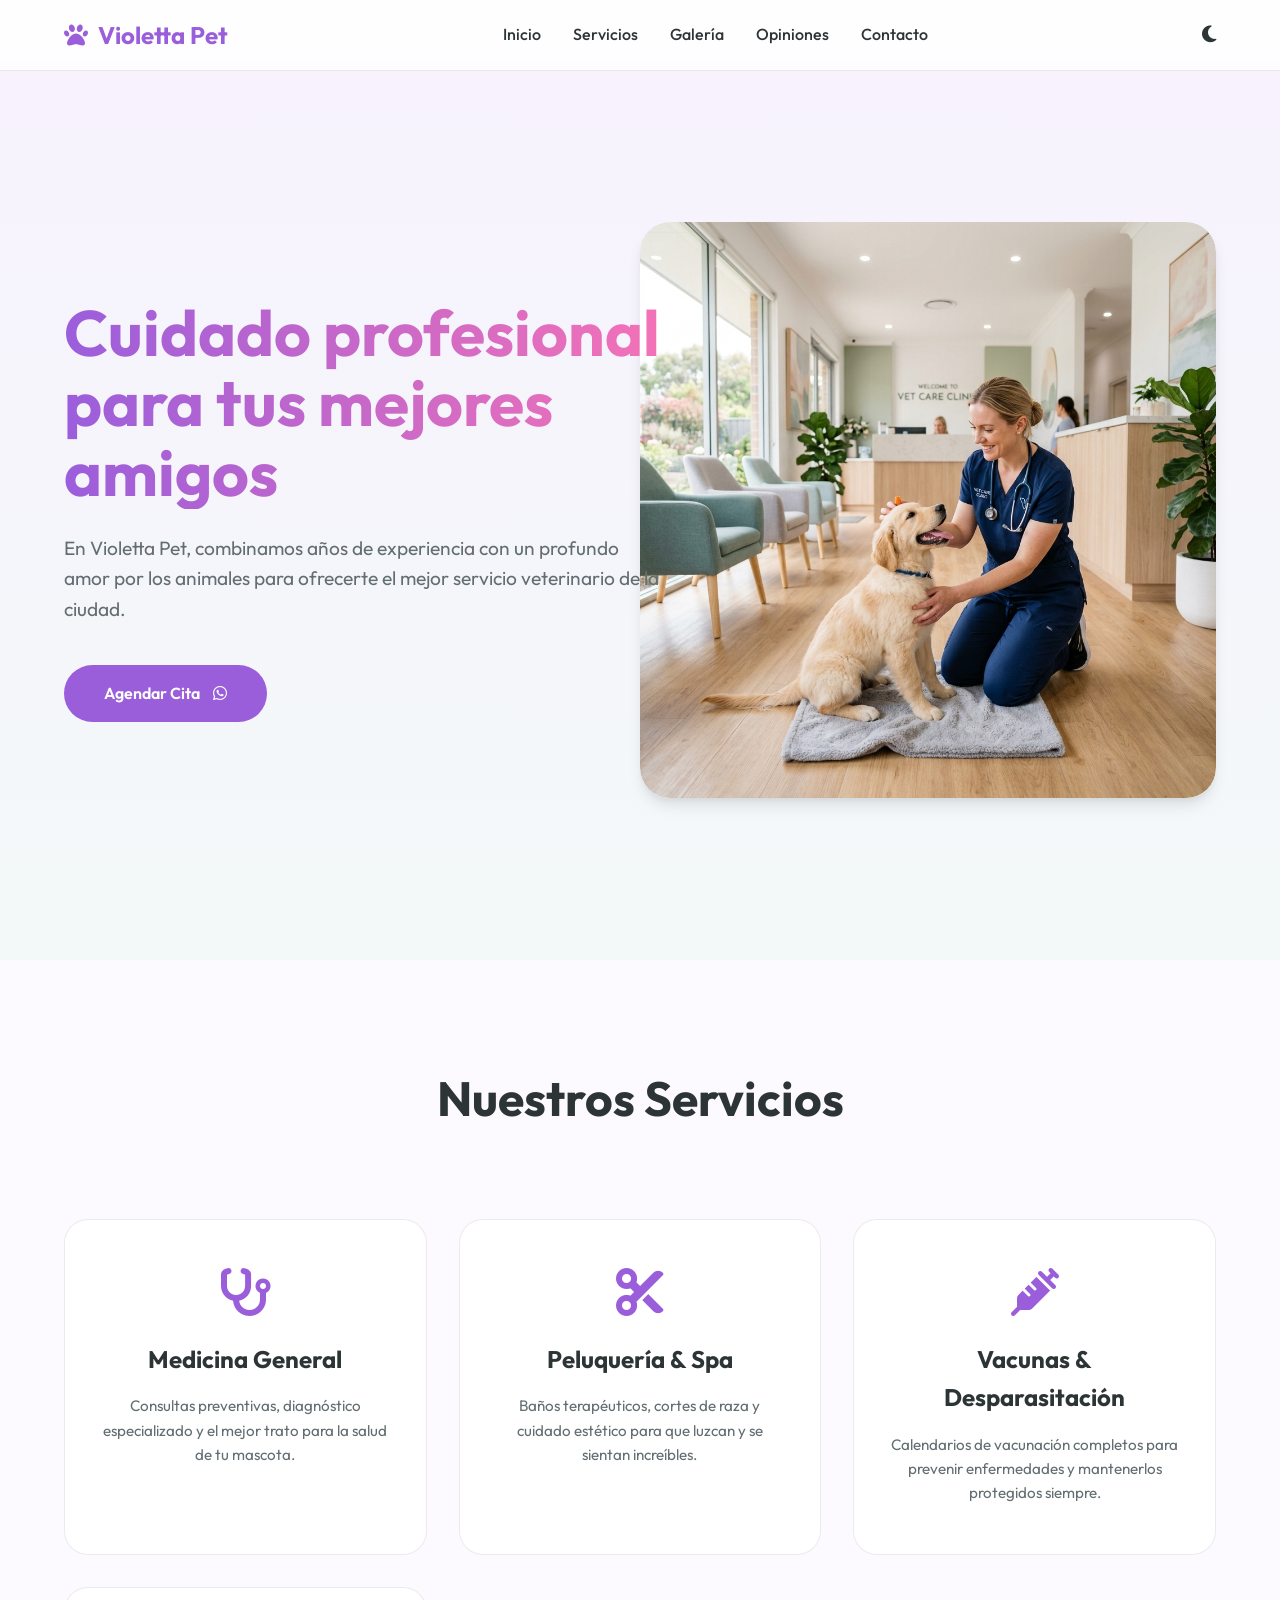
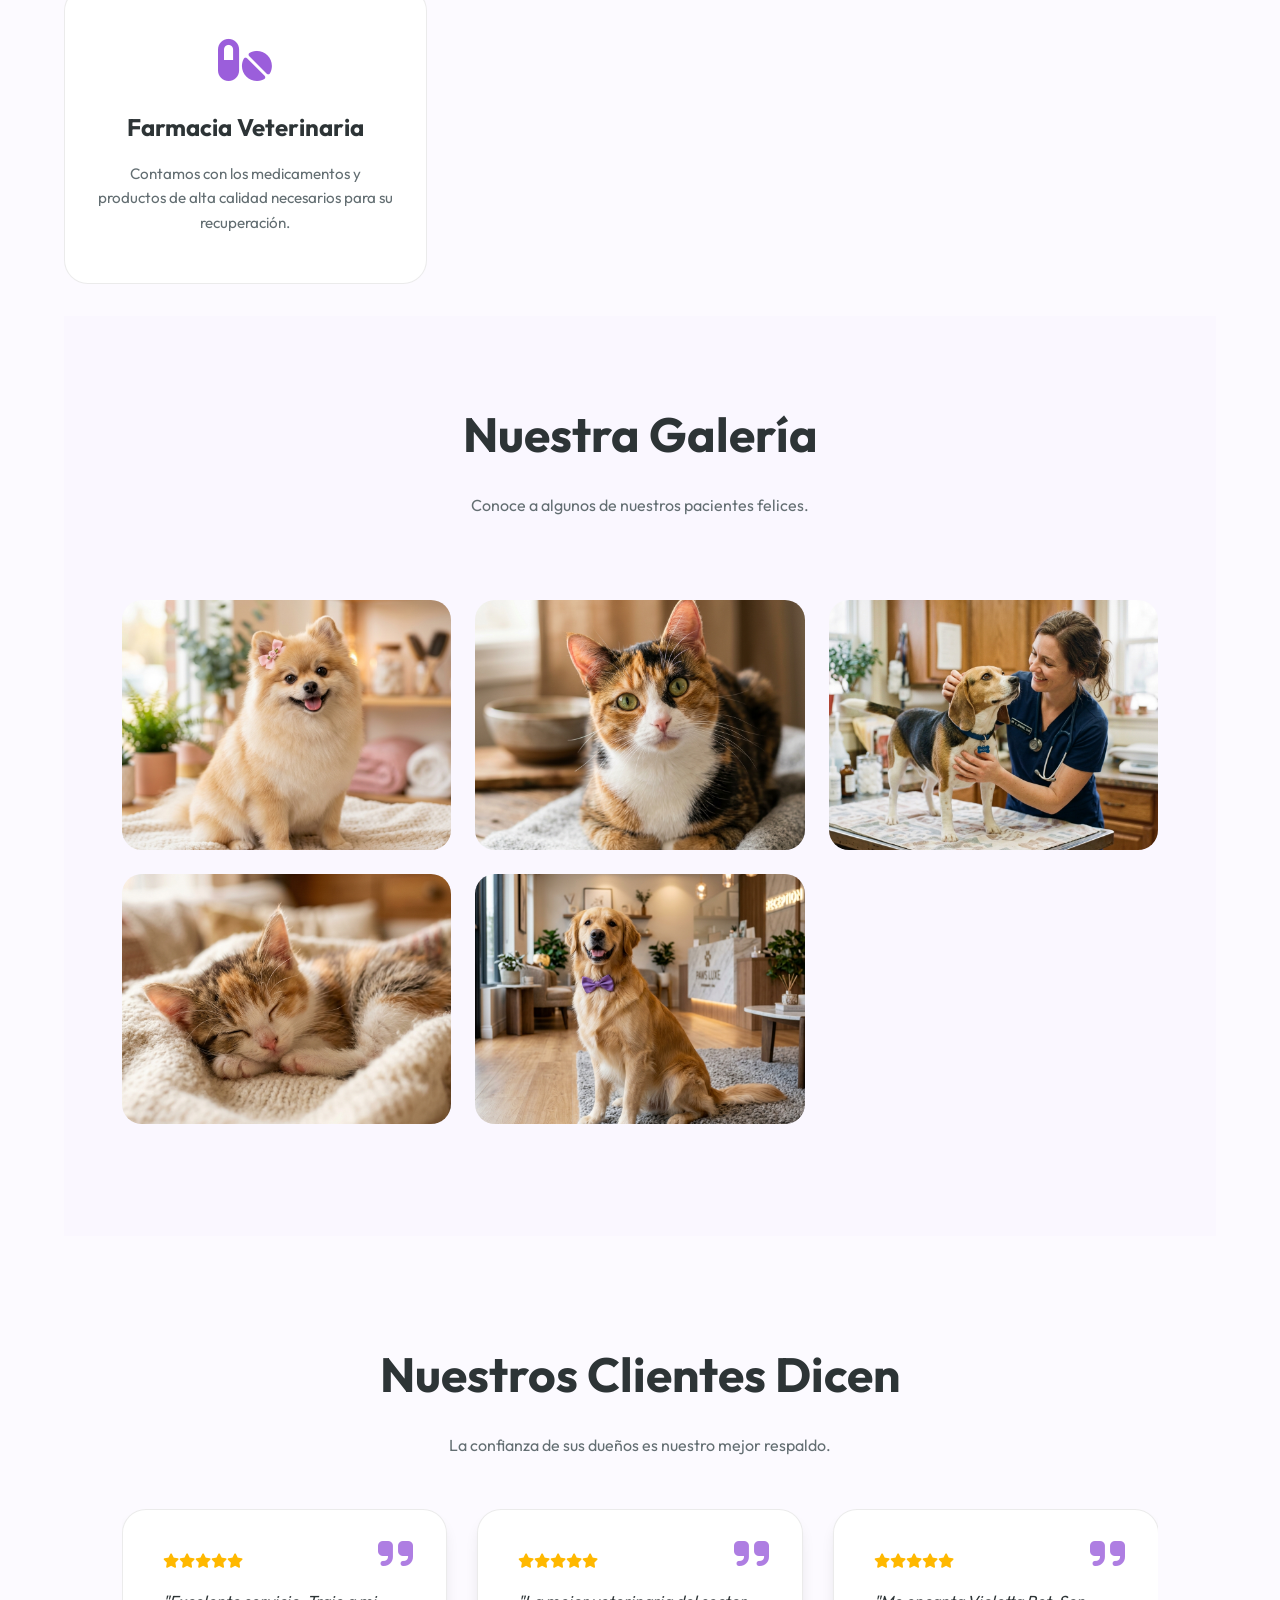
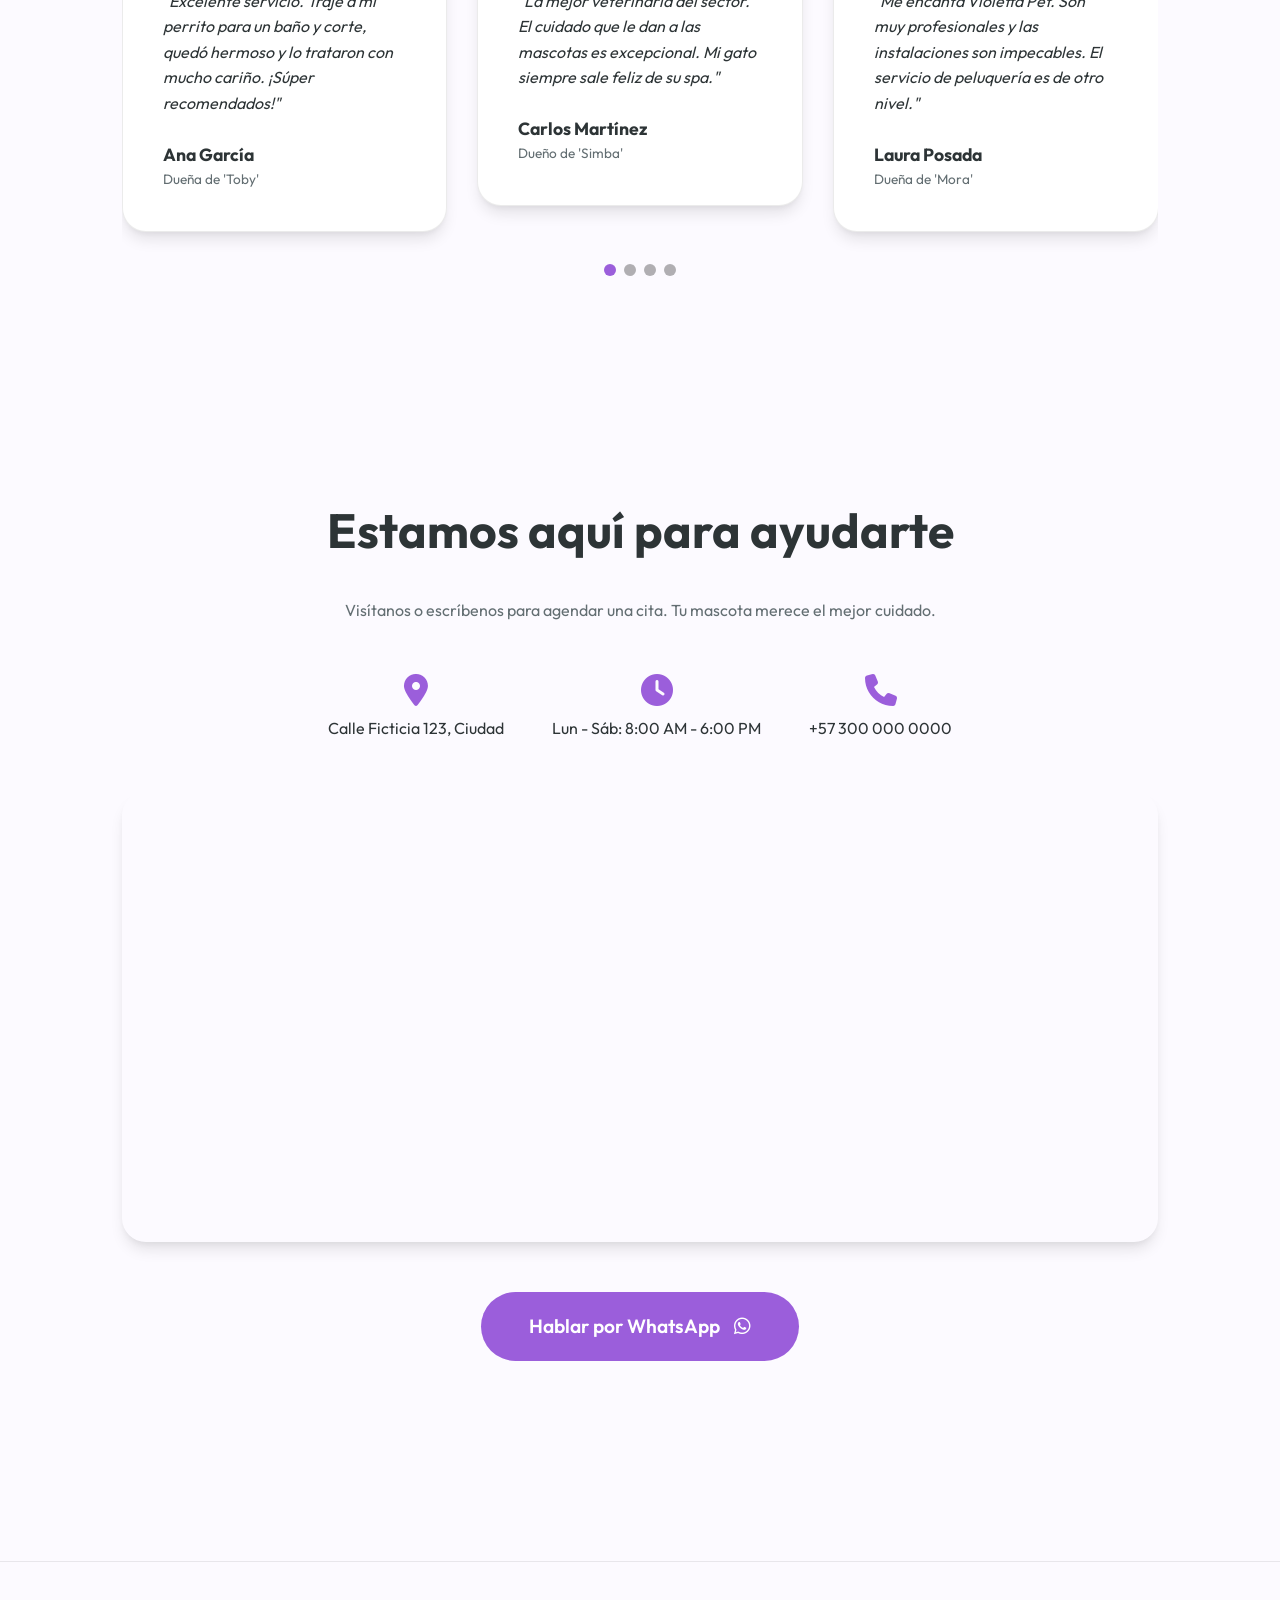
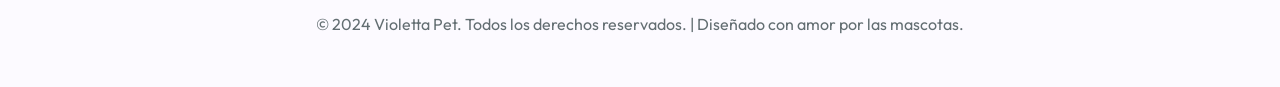
<file: index.html>
<!DOCTYPE html>
<html lang="es">

<head>
    <meta charset="UTF-8">
    <meta name="viewport" content="width=device-width, initial-scale=1.0">
    <title>Violetta Pet | Clínica Veterinaria</title>
    <meta name="description"
        content="Violetta Pet - Cuidado profesional y amoroso para tus mascotas. Consultas, peluquería, vacunas y más.">
    <!-- Google Fonts -->
    <link rel="preconnect" href="https://fonts.googleapis.com">
    <link rel="preconnect" href="https://fonts.gstatic.com" crossorigin>
    <link href="https://fonts.googleapis.com/css2?family=Outfit:wght@300;400;500;700&display=swap" rel="stylesheet">
    <!-- Font Awesome for Icons -->
    <link rel="stylesheet" href="https://cdnjs.cloudflare.com/ajax/libs/font-awesome/6.4.0/css/all.min.css">
    <!-- Swiper CSS -->
    <link rel="stylesheet" href="https://cdn.jsdelivr.net/npm/swiper@11/swiper-bundle.min.css" />
    <link rel="stylesheet" href="estilos.css">
    <style>
        /* Animation classes */
        .reveal {
            opacity: 0;
            transform: translateY(30px);
            transition: all 0.8s ease-out;
        }

        .reveal.active {
            opacity: 1;
            transform: translateY(0);
        }
    </style>
</head>

<body data-theme="light">

    <header>
        <a href="#" class="logo">
            <i class="fas fa-paw"></i>
            Violetta Pet
        </a>
        <nav id="nav-menu">
            <ul>
                <li><a href="#inicio">Inicio</a></li>
                <li><a href="#servicios">Servicios</a></li>
                <li><a href="#galeria">Galería</a></li>
                <li><a href="#testimonios">Opiniones</a></li>
                <li><a href="#contacto">Contacto</a></li>
            </ul>
        </nav>
        <div class="nav-actions">
            <button class="theme-toggle" id="theme-btn">
                <i class="fas fa-moon"></i>
            </button>
            <button class="nav-toggle" id="menu-btn">
                <i class="fas fa-bars"></i>
            </button>
        </div>
    </header>

    <main>
        <section id="inicio" class="hero">
            <div class="hero-content">
                <h1>Cuidado profesional para tus mejores amigos</h1>
                <p>En Violetta Pet, combinamos años de experiencia con un profundo amor por los animales para ofrecerte
                    el mejor servicio veterinario de la ciudad.</p>
                <div class="hero-btns">
                    <a href="https://wa.me/YOUR_NUMBER" class="btn btn-primary">
                        Agendar Cita <i class="fab fa-whatsapp" style="margin-left: 10px;"></i>
                    </a>
                </div>
            </div>
            <div class="hero-image">
                <img src="imagenes/hero-bg.png" alt="Violetta Pet Mascota"
                    style="width: 100%; height: auto; border-radius: 30px;">
            </div>
        </section>

        <!-- Services Section -->
        <section id="servicios" style="padding: 100px 5%;">
            <h2 style="text-align: center; font-size: 3rem; margin-bottom: 50px;">Nuestros Servicios</h2>

            <div class="services-grid">
                <!-- Card 1: Medicina -->
                <a href="medicina-general.html" class="service-card">
                    <i class="fas fa-stethoscope"></i>
                    <h3>Medicina General</h3>
                    <p>Consultas preventivas, diagnóstico especializado y el mejor trato para la salud de tu mascota.
                    </p>
                </a>

                <!-- Card 2: Peluquería -->
                <a href="peluqueria-spa.html" class="service-card">
                    <i class="fas fa-scissors"></i>
                    <h3>Peluquería & Spa</h3>
                    <p>Baños terapéuticos, cortes de raza y cuidado estético para que luzcan y se sientan increíbles.
                    </p>
                </a>

                <!-- Card 3: Vacunación -->
                <a href="vacunas-desparasitacion.html" class="service-card">
                    <i class="fas fa-syringe"></i>
                    <h3>Vacunas & Desparasitación</h3>
                    <p>Calendarios de vacunación completos para prevenir enfermedades y mantenerlos protegidos siempre.
                    </p>
                </a>

                <!-- Card 4: Farmacia -->
                <a href="farmacia-veterinaria.html" class="service-card">
                    <i class="fas fa-pills"></i>
                    <h3>Farmacia Veterinaria</h3>
                    <p>Contamos con los medicamentos y productos de alta calidad necesarios para su recuperación.</p>
                </a>
            </div>
            <!-- Gallery Section -->
            <section id="galeria" style="padding: 80px 5%; background-color: rgba(155, 94, 219, 0.02);">
                <h2 style="text-align: center; font-size: 3rem; margin-bottom: 20px;">Nuestra Galería</h2>
                <p style="text-align: center; color: var(--text-muted); margin-bottom: 50px;">Conoce a algunos de
                    nuestros pacientes felices.</p>

                <div class="gallery-grid">
                    <div class="gallery-item">
                        <img src="imagenes/pet1.png" alt="Mascota feliz">
                        <div class="gallery-overlay"><i class="fas fa-heart"></i></div>
                    </div>
                    <div class="gallery-item">
                        <img src="imagenes/pet2.png" alt="Gatito curioso">
                        <div class="gallery-overlay"><i class="fas fa-heart"></i></div>
                    </div>
                    <div class="gallery-item">
                        <img src="imagenes/pet3.png" alt="Chequeo veterinario">
                        <div class="gallery-overlay"><i class="fas fa-heart"></i></div>
                    </div>
                    <div class="gallery-item">
                        <img src="imagenes/pet4.png" alt="Mascota durmiendo">
                        <div class="gallery-overlay"><i class="fas fa-heart"></i></div>
                    </div>
                    <div class="gallery-item">
                        <img src="imagenes/pet5.png" alt="Perro feliz en el spa">
                        <div class="gallery-overlay"><i class="fas fa-heart"></i></div>
                    </div>
                </div>
            </section>

            <!-- Testimonials Section -->
            <section id="testimonios" style="padding: 100px 5%;">
                <h2 style="text-align: center; font-size: 3rem; margin-bottom: 20px;">Nuestros Clientes Dicen</h2>
                <p style="text-align: center; color: var(--text-muted); margin-bottom: 50px;">La confianza de sus dueños es nuestro mejor respaldo.</p>

                <!-- Swiper Carousel -->
                <div class="swiper testimonials-swiper" style="padding-bottom: 60px;">
                    <div class="swiper-wrapper">
                        <!-- Testimonial 1 -->
                        <div class="swiper-slide">
                            <div class="testimonial-card">
                                <i class="fas fa-quote-right quote-icon"></i>
                                <div class="stars">
                                    <i class="fas fa-star"></i><i class="fas fa-star"></i><i class="fas fa-star"></i><i class="fas fa-star"></i><i class="fas fa-star"></i>
                                </div>
                                <p class="testimonial-text">"Excelente servicio. Traje a mi perrito para un baño y corte, quedó hermoso y lo trataron con mucho cariño. ¡Súper recomendados!"</p>
                                <div class="testimonial-author">
                                    <div class="author-info">
                                        <h4>Ana García</h4>
                                        <p>Dueña de 'Toby'</p>
                                    </div>
                                </div>
                            </div>
                        </div>

                        <!-- Testimonial 2 -->
                        <div class="swiper-slide">
                            <div class="testimonial-card">
                                <i class="fas fa-quote-right quote-icon"></i>
                                <div class="stars">
                                    <i class="fas fa-star"></i><i class="fas fa-star"></i><i class="fas fa-star"></i><i class="fas fa-star"></i><i class="fas fa-star"></i>
                                </div>
                                <p class="testimonial-text">"La mejor veterinaria del sector. El cuidado que le dan a las mascotas es excepcional. Mi gato siempre sale feliz de su spa."</p>
                                <div class="testimonial-author">
                                    <div class="author-info">
                                        <h4>Carlos Martínez</h4>
                                        <p>Dueño de 'Simba'</p>
                                    </div>
                                </div>
                            </div>
                        </div>

                        <!-- Testimonial 3 -->
                        <div class="swiper-slide">
                            <div class="testimonial-card">
                                <i class="fas fa-quote-right quote-icon"></i>
                                <div class="stars">
                                    <i class="fas fa-star"></i><i class="fas fa-star"></i><i class="fas fa-star"></i><i class="fas fa-star"></i><i class="fas fa-star"></i>
                                </div>
                                <p class="testimonial-text">"Me encanta Violetta Pet. Son muy profesionales y las instalaciones son impecables. El servicio de peluquería es de otro nivel."</p>
                                <div class="testimonial-author">
                                    <div class="author-info">
                                        <h4>Laura Posada</h4>
                                        <p>Dueña de 'Mora'</p>
                                    </div>
                                </div>
                            </div>
                        </div>

                        <!-- Testimonial 4 -->
                        <div class="swiper-slide">
                            <div class="testimonial-card">
                                <i class="fas fa-quote-right quote-icon"></i>
                                <div class="stars">
                                    <i class="fas fa-star"></i><i class="fas fa-star"></i><i class="fas fa-star"></i><i class="fas fa-star"></i><i class="fas fa-star"></i>
                                </div>
                                <p class="testimonial-text">"Excelente atención y cuidado profesional. Se nota que aman lo que hacen. Mi perra Luna siempre se emociona al llegar."</p>
                                <div class="testimonial-author">
                                    <div class="author-info">
                                        <h4>Andrés Rodríguez</h4>
                                        <p>Dueño de 'Luna'</p>
                                    </div>
                                </div>
                            </div>
                        </div>
                    </div>
                    <!-- Pagination -->
                    <div class="swiper-pagination"></div>
                </div>
            </section>


            <!-- Contact Section -->
            <section id="contacto" style="padding: 100px 5%; text-align: center;">
                <h2 style="font-size: 3rem; margin-bottom: 30px;">Estamos aquí para ayudarte</h2>
                <p style="color: var(--text-muted); max-width: 600px; margin: 0 auto 50px;">
                    Visítanos o escríbenos para agendar una cita. Tu mascota merece el mejor cuidado.
                </p>

                <div style="display: flex; flex-wrap: wrap; justify-content: center; gap: 3rem; margin-bottom: 50px;">
                    <div style="display: flex; flex-direction: column; align-items: center; gap: 10px;">
                        <i class="fas fa-location-dot" style="font-size: 2rem; color: var(--primary);"></i>
                        <p>Calle Ficticia 123, Ciudad</p>
                    </div>
                    <div style="display: flex; flex-direction: column; align-items: center; gap: 10px;">
                        <i class="fas fa-clock" style="font-size: 2rem; color: var(--primary);"></i>
                        <p>Lun - Sáb: 8:00 AM - 6:00 PM</p>
                    </div>
                    <div style="display: flex; flex-direction: column; align-items: center; gap: 10px;">
                        <i class="fas fa-phone" style="font-size: 2rem; color: var(--primary);"></i>
                        <p>+57 300 000 0000</p>
                    </div>
                </div>

                <div style="width: 100%; height: 450px; border-radius: 24px; overflow: hidden; box-shadow: var(--shadow); margin-bottom: 50px;">
                    <iframe 
                        src="https://www.google.com/maps/embed?pb=!1m18!1m12!1m3!1d3984.623495444383!2d-75.275525524233!3d2.9242940544837505!2m3!1f0!2f0!3f0!3m2!1i1024!2i768!4f13.1!3m3!1m2!1s0x8e3b7470f562479f%3A0xc345f7823521d98e!2sVetcol%20Urgencias%20Veterinarias!5e0!3m2!1ses!2sco!4v1713797600000!5m2!1ses!2sco" 
                        width="100%" 
                        height="100%" 
                        style="border:0;" 
                        allowfullscreen="" 
                        loading="lazy" 
                        referrerpolicy="no-referrer-when-downgrade">
                    </iframe>
                </div>

                <a href="https://wa.me/YOUR_NUMBER" class="btn btn-primary"
                    style="font-size: 1.2rem; padding: 1.2rem 3rem;">
                    Hablar por WhatsApp <i class="fab fa-whatsapp" style="margin-left: 10px;"></i>
                </a>
            </section>
    </main>

    <footer
        style="padding: 50px 5%; border-top: 1px solid var(--border); text-align: center; color: var(--text-muted);">
        <p>&copy; 2024 Violetta Pet. Todos los derechos reservados. | Diseñado con amor por las mascotas.</p>
    </footer>

    <!-- Swiper JS -->
    <script src="https://cdn.jsdelivr.net/npm/swiper@11/swiper-bundle.min.js"></script>

    <script>
        // Swiper Initialization
        const swiper = new Swiper('.testimonials-swiper', {
            slidesPerView: 1,
            spaceBetween: 30,
            loop: true,
            autoplay: {
                delay: 4000,
                disableOnInteraction: false,
            },
            pagination: {
                el: '.swiper-pagination',
                clickable: true,
            },
            breakpoints: {
                768: {
                    slidesPerView: 2,
                },
                1024: {
                    slidesPerView: 3,
                },
            },
        });

        // Theme Toggle Logic
        const themeBtn = document.getElementById('theme-btn');
        const body = document.body;
        const icon = themeBtn.querySelector('i');

        themeBtn.addEventListener('click', () => {
            const isDark = body.getAttribute('data-theme') === 'dark';
            body.setAttribute('data-theme', isDark ? 'light' : 'dark');
            icon.className = isDark ? 'fas fa-moon' : 'fas fa-sun';

            // LocalStorage persistence
            localStorage.setItem('theme', isDark ? 'light' : 'dark');
        });

        // Mobile Menu Toggle
        const menuBtn = document.getElementById('menu-btn');
        const navMenu = document.getElementById('nav-menu');

        menuBtn.addEventListener('click', () => {
            navMenu.classList.toggle('active');
            const icon = menuBtn.querySelector('i');
            icon.classList.toggle('fa-bars');
            icon.classList.toggle('fa-times');
        });

        // Close menu when link is clicked
        document.querySelectorAll('nav a').forEach(link => {
            link.addEventListener('click', () => {
                navMenu.classList.remove('active');
                menuBtn.querySelector('i').className = 'fas fa-bars';
            });
        });

        // Scroll Reveal Logic
        const observerOptions = {
            threshold: 0.1
        };

        const observer = new IntersectionObserver((entries) => {
            entries.forEach(entry => {
                if (entry.isIntersecting) {
                    entry.target.classList.add('active');
                }
            });
        }, observerOptions);

        document.querySelectorAll('section').forEach(section => {
            section.classList.add('reveal');
            observer.observe(section);
        });

        // Load saved theme
        const savedTheme = localStorage.getItem('theme');
        if (savedTheme) {
            body.setAttribute('data-theme', savedTheme);
            icon.className = savedTheme === 'dark' ? 'fas fa-sun' : 'fas fa-moon';
        }
    </script>
</body>

</html>
</file>
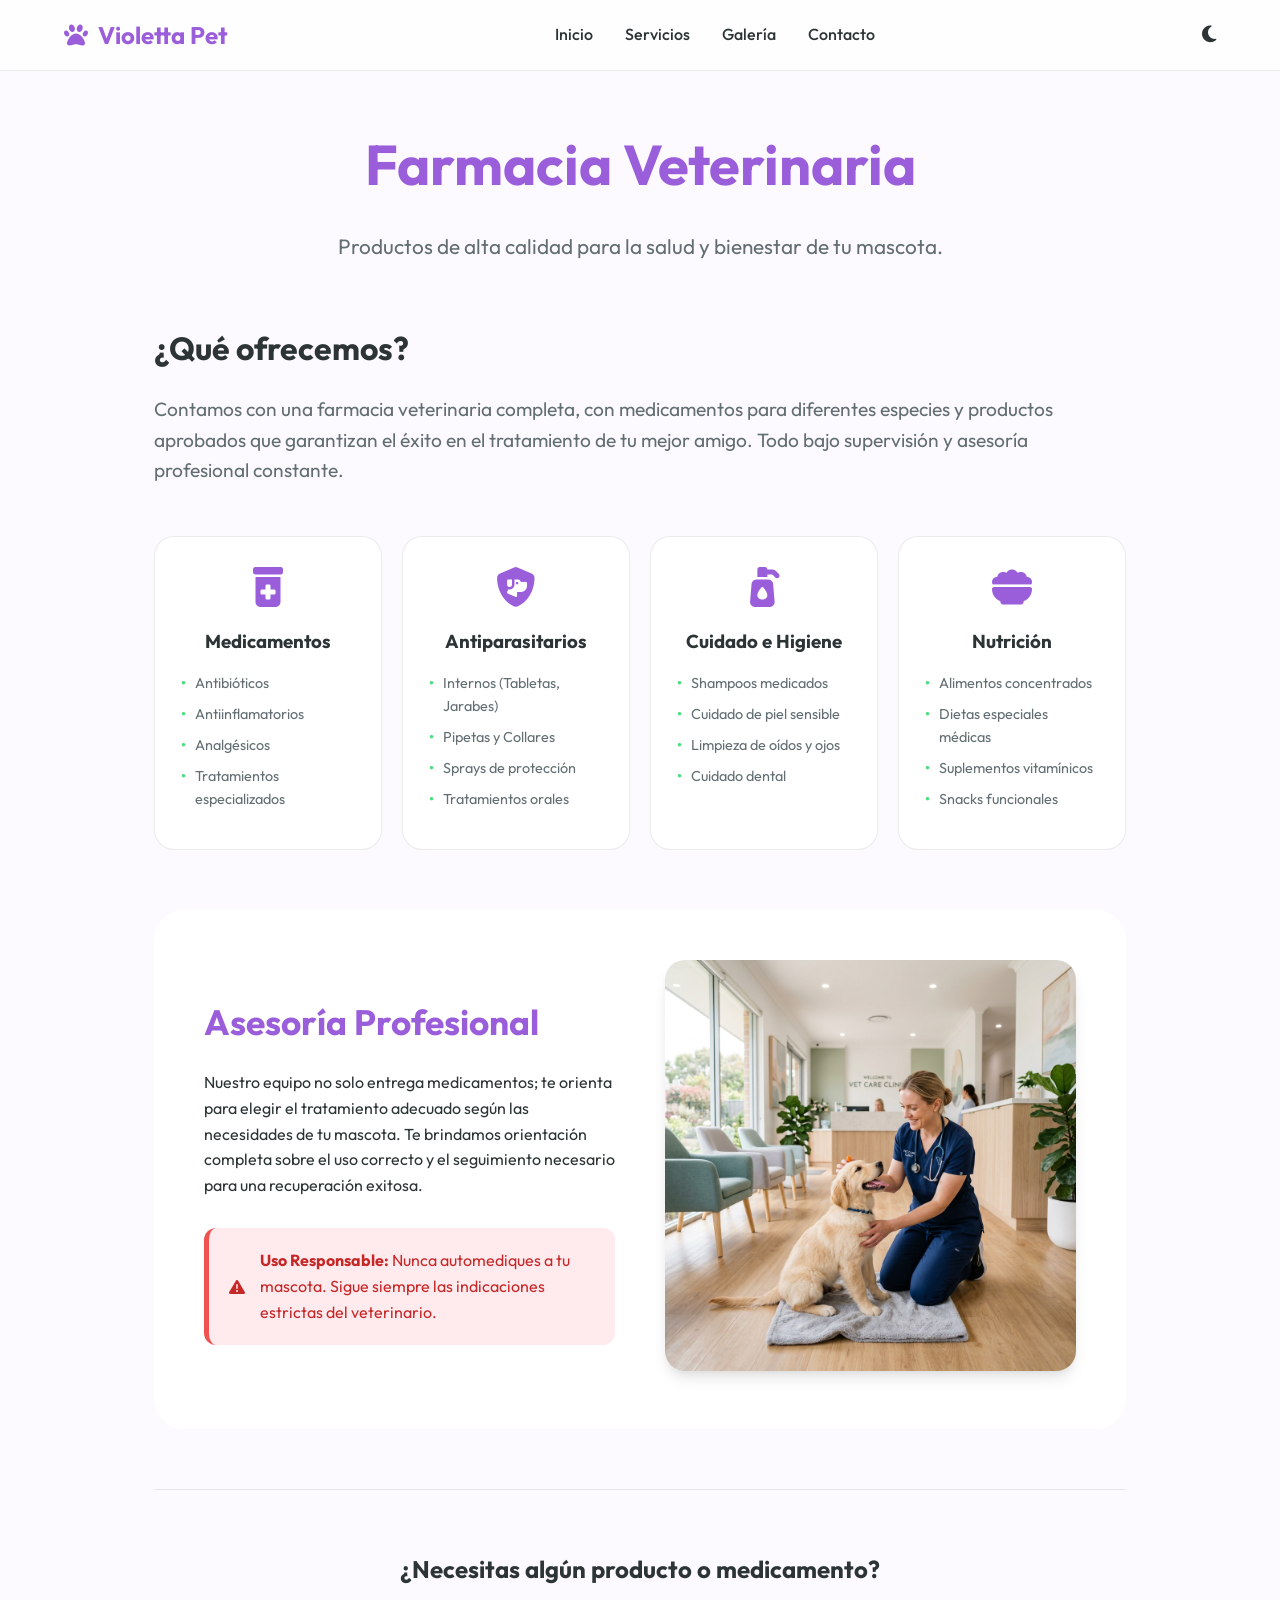
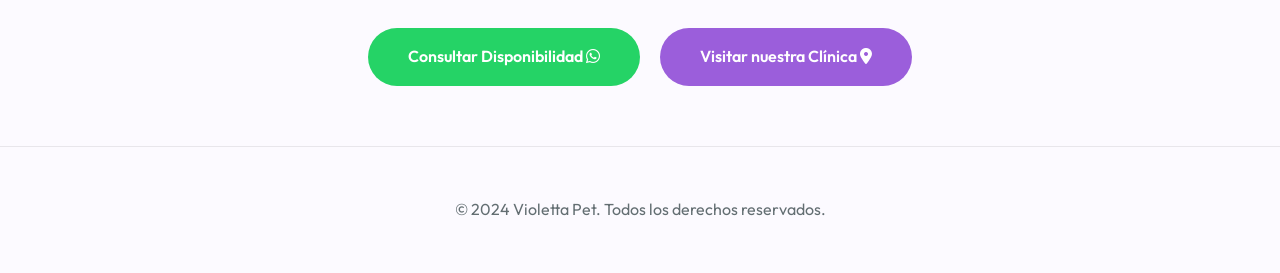
<file: farmacia-veterinaria.html>
<!DOCTYPE html>
<html lang="es">
<head>
    <meta charset="UTF-8">
    <meta name="viewport" content="width=device-width, initial-scale=1.0">
    <title>Farmacia Veterinaria | Violetta Pet</title>
    <!-- Google Fonts -->
    <link rel="preconnect" href="https://fonts.googleapis.com">
    <link rel="preconnect" href="https://fonts.gstatic.com" crossorigin>
    <link href="https://fonts.googleapis.com/css2?family=Outfit:wght@300;400;500;700&display=swap" rel="stylesheet">
    <!-- Font Awesome -->
    <link rel="stylesheet" href="https://cdnjs.cloudflare.com/ajax/libs/font-awesome/6.4.0/css/all.min.css">
    <link rel="stylesheet" href="estilos.css">
    <style>
        .service-header {
            text-align: center;
            margin-bottom: 60px;
        }

        .service-header h1 {
            font-size: 3.5rem;
            margin-bottom: 20px;
            color: var(--primary);
        }

        .service-detail {
            padding: 120px 5% 60px;
            max-width: 1100px;
            margin: 0 auto;
        }

        .hero-mini {
            text-align: center;
            padding: 60px 0;
            background: linear-gradient(135deg, rgba(155, 94, 219, 0.1), rgba(255, 133, 0, 0.1));
            border-radius: 30px;
            margin-bottom: 60px;
        }

        .hero-mini h1 {
            font-size: 3rem;
            color: var(--primary);
            margin-bottom: 15px;
        }

        /* Categories Grid */
        .categories-grid {
            display: grid;
            grid-template-columns: repeat(4, 1fr);
            gap: 20px;
            margin: 50px 0;
        }

        .category-card {
            background: var(--bg-card);
            padding: 30px;
            border-radius: 20px;
            border: 1px solid var(--border);
            text-align: center;
            transition: var(--transition);
        }

        .category-card:hover {
            transform: translateY(-5px);
            border-color: var(--primary);
            box-shadow: var(--shadow);
        }

        .category-card i {
            font-size: 2.5rem;
            color: var(--primary);
            margin-bottom: 20px;
        }

        .category-card h3 {
            margin-bottom: 15px;
            color: var(--text-main);
        }

        .category-card ul {
            list-style: none;
            text-align: left;
            padding-left: 10px;
        }

        .category-card li {
            font-size: 0.9rem;
            color: var(--text-muted);
            margin-bottom: 8px;
            position: relative;
        }

        .category-card li::before {
            content: '•';
            color: var(--secondary);
            font-weight: bold;
            display: inline-block; 
            width: 1em;
            margin-left: -1em;
        }

        /* Advice Section */
        .advice-section {
            display: grid;
            grid-template-columns: 1fr 1fr;
            gap: 50px;
            align-items: center;
            background: var(--bg-card);
            padding: 50px;
            border-radius: 30px;
            margin: 60px 0;
        }

        .advice-text h2 {
            font-size: 2.2rem;
            color: var(--primary);
            margin-bottom: 20px;
        }

        .warning-box {
            background: #ffebee;
            color: #c62828;
            padding: 20px;
            border-radius: 12px;
            border-left: 5px solid #ef5350;
            margin-top: 30px;
            display: flex;
            align-items: center;
            gap: 15px;
        }

        /* Actions Bar */
        .actions-bar {
            display: flex;
            justify-content: center;
            gap: 20px;
            flex-wrap: wrap;
            margin-top: 40px;
        }

        @media (max-width: 900px) {
            .categories-grid {
                grid-template-columns: repeat(2, 1fr);
            }
            .advice-section { grid-template-columns: 1fr; }
        }
        @media (max-width: 500px) {
            .categories-grid {
                grid-template-columns: 1fr;
            }
        }
    </style>
</head>
<body data-theme="light">
    
    <header>
        <a href="index.html" class="logo">
            <i class="fas fa-paw"></i>
            Violetta Pet
        </a>
        <nav id="nav-menu">
            <ul>
                <li><a href="index.html#inicio">Inicio</a></li>
                <li><a href="index.html#servicios">Servicios</a></li>
                <li><a href="index.html#galeria">Galería</a></li>
                <li><a href="index.html#contacto">Contacto</a></li>
            </ul>
        </nav>
        <div class="nav-actions">
            <button class="theme-toggle" id="theme-btn">
                <i class="fas fa-moon"></i>
            </button>
            <button class="nav-toggle" id="menu-btn">
                <i class="fas fa-bars"></i>
            </button>
        </div>
    </header>

    <main class="service-detail">

        <div class="service-header">
            <h1>Farmacia Veterinaria</h1>
            <p style="font-size: 1.3rem; color: var(--text-muted);">Productos de alta calidad para la salud y bienestar de tu mascota.</p>
        </div>

        <!-- Section: Overview -->
        <section>
            <h2 class="section-title" style="text-align: left; font-size: 2rem; margin-bottom: 20px;">¿Qué ofrecemos?</h2>
            <p style="font-size: 1.2rem; color: var(--text-muted); margin-bottom: 40px;">
                Contamos con una farmacia veterinaria completa, con medicamentos para diferentes especies y productos aprobados que garantizan el éxito en el tratamiento de tu mejor amigo. Todo bajo supervisión y asesoría profesional constante.
            </p>
        </section>

        <!-- Categories Section -->
        <div class="categories-grid">
            <!-- category 1: Medicamentos -->
            <div class="category-card">
                <i class="fas fa-prescription-bottle-medical"></i>
                <h3>Medicamentos</h3>
                <ul>
                    <li>Antibióticos</li>
                    <li>Antiinflamatorios</li>
                    <li>Analgésicos</li>
                    <li>Tratamientos especializados</li>
                </ul>
            </div>

            <!-- category 2: Antiparasitarios -->
            <div class="category-card">
                <i class="fas fa-shield-dog"></i>
                <h3>Antiparasitarios</h3>
                <ul>
                    <li>Internos (Tabletas, Jarabes)</li>
                    <li>Pipetas y Collares</li>
                    <li>Sprays de protección</li>
                    <li>Tratamientos orales</li>
                </ul>
            </div>

            <!-- category 3: Cuidado e Higiene -->
            <div class="category-card">
                <i class="fas fa-pump-soap"></i>
                <h3>Cuidado e Higiene</h3>
                <ul>
                    <li>Shampoos medicados</li>
                    <li>Cuidado de piel sensible</li>
                    <li>Limpieza de oídos y ojos</li>
                    <li>Cuidado dental</li>
                </ul>
            </div>

            <!-- category 4: Nutrición -->
            <div class="category-card">
                <i class="fas fa-bowl-food"></i>
                <h3>Nutrición</h3>
                <ul>
                    <li>Alimentos concentrados</li>
                    <li>Dietas especiales médicas</li>
                    <li>Suplementos vitamínicos</li>
                    <li>Snacks funcionales</li>
                </ul>
            </div>
        </div>

        <!-- Professional Advice Section -->
        <div class="advice-section">
            <div class="advice-text">
                <h2>Asesoría Profesional</h2>
                <p>Nuestro equipo no solo entrega medicamentos; te orienta para elegir el tratamiento adecuado según las necesidades de tu mascota. Te brindamos orientación completa sobre el uso correcto y el seguimiento necesario para una recuperación exitosa.</p>
                <div class="warning-box">
                    <i class="fas fa-exclamation-triangle"></i>
                    <p><strong>Uso Responsable:</strong> Nunca automediques a tu mascota. Sigue siempre las indicaciones estrictas del veterinario.</p>
                </div>
            </div>
            <div class="advice-img" style="text-align: right;">
                <img src="imagenes/hero-bg.png" alt="Asesoría veterinaria" style="width: 100%; border-radius: 20px; box-shadow: var(--shadow);">
            </div>
        </div>

        <!-- CTA Section -->
        <div style="text-align: center; border-top: 1px solid var(--border); padding-top: 60px;">
            <h2 style="margin-bottom: 30px; color: var(--text-main);">¿Necesitas algún producto o medicamento?</h2>
            
            <div class="actions-bar">
                <a href="https://wa.me/YOUR_NUMBER" class="btn btn-primary" style="background-color: #25d366; border: none;">
                    Consultar Disponibilidad <i class="fab fa-whatsapp"></i>
                </a>
                <a href="index.html#contacto" class="btn btn-primary">
                    Visitar nuestra Clínica <i class="fas fa-map-marker-alt"></i>
                </a>
            </div>
        </div>

    </main>

    <footer style="padding: 50px 5%; border-top: 1px solid var(--border); text-align: center; color: var(--text-muted);">
        <p>&copy; 2024 Violetta Pet. Todos los derechos reservados.</p>
    </footer>

    <script>
        const themeBtn = document.getElementById('theme-btn');
        const body = document.body;
        const icon = themeBtn.querySelector('i');

        themeBtn.addEventListener('click', () => {
            const isDark = body.getAttribute('data-theme') === 'dark';
            body.setAttribute('data-theme', isDark ? 'light' : 'dark');
            icon.className = isDark ? 'fas fa-moon' : 'fas fa-sun';
            localStorage.setItem('theme', isDark ? 'light' : 'dark');
        });

        const savedTheme = localStorage.getItem('theme');
        if (savedTheme) {
            body.setAttribute('data-theme', savedTheme);
            icon.className = savedTheme === 'dark' ? 'fas fa-sun' : 'fas fa-moon';
        }

        // Mobile Menu Toggle
        const menuBtn = document.getElementById('menu-btn');
        const navMenu = document.getElementById('nav-menu');

        if (menuBtn && navMenu) {
            menuBtn.addEventListener('click', () => {
                navMenu.classList.toggle('active');
                const menuIcon = menuBtn.querySelector('i');
                menuIcon.classList.toggle('fa-bars');
                menuIcon.classList.toggle('fa-times');
            });

            document.querySelectorAll('nav a').forEach(link => {
                link.addEventListener('click', () => {
                    navMenu.classList.remove('active');
                    menuBtn.querySelector('i').className = 'fas fa-bars';
                });
            });
        }
    </script>
</body>
</html>
</file>
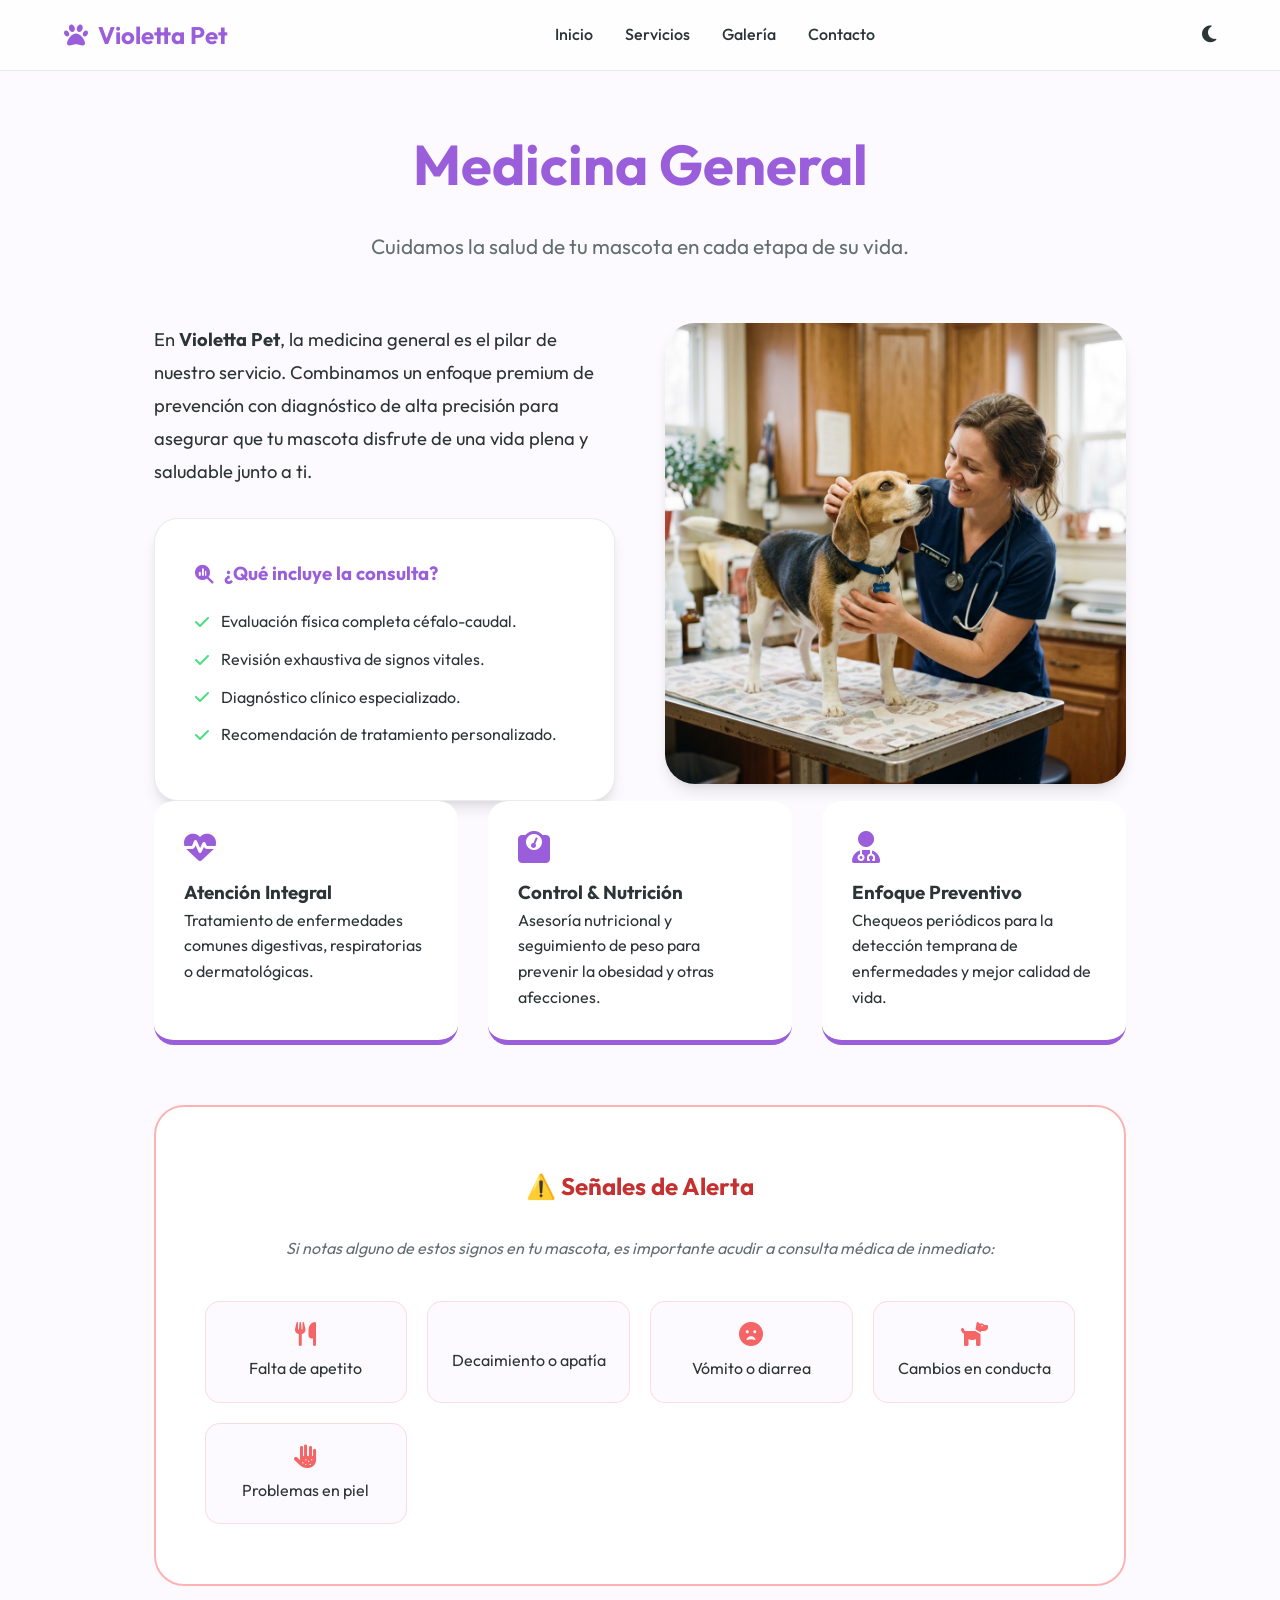
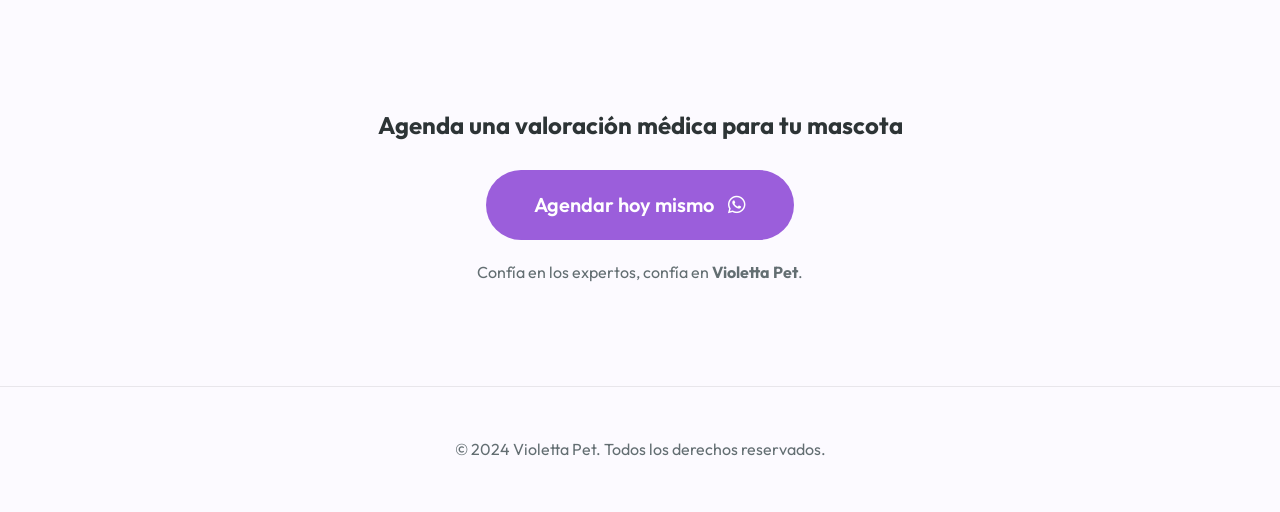
<file: medicina-general.html>
<!DOCTYPE html>
<html lang="es">

<head>
    <meta charset="UTF-8">
    <meta name="viewport" content="width=device-width, initial-scale=1.0">
    <title>Medicina General | Violetta Pet</title>
    <!-- Google Fonts -->
    <link rel="preconnect" href="https://fonts.googleapis.com">
    <link rel="preconnect" href="https://fonts.gstatic.com" crossorigin>
    <link href="https://fonts.googleapis.com/css2?family=Outfit:wght@300;400;500;700&display=swap" rel="stylesheet">
    <!-- Font Awesome -->
    <link rel="stylesheet" href="https://cdnjs.cloudflare.com/ajax/libs/font-awesome/6.4.0/css/all.min.css">
    <link rel="stylesheet" href="estilos.css">
    <style>
        .service-detail {
            padding: 120px 5% 60px;
            max-width: 1100px;
            margin: 0 auto;
        }

        .service-header {
            text-align: center;
            margin-bottom: 60px;
        }

        .service-header h1 {
            font-size: 3.5rem;
            margin-bottom: 20px;
            color: var(--primary);
        }

        /* Intro Section */
        .intro-block {
            display: grid;
            grid-template-columns: 1fr 1fr;
            gap: 50px;
            align-items: center;
            margin-bottom: 80px;
        }

        .info-card {
            background: var(--bg-card);
            padding: 40px;
            border-radius: 24px;
            border: 1px solid var(--border);
            box-shadow: var(--shadow);
        }

        .info-card h3 {
            color: var(--primary);
            margin-bottom: 20px;
            display: flex;
            align-items: center;
            gap: 10px;
        }

        .check-list {
            list-style: none;
        }

        .check-list li {
            margin-bottom: 12px;
            display: flex;
            align-items: center;
            gap: 12px;
            color: var(--text-main);
        }

        .check-list i {
            color: var(--secondary);
        }

        /* Warning Signs Section */
        .warning-section {
            background: var(--bg-card);
            padding: 60px 5%;
            border-radius: 30px;
            margin-bottom: 80px;
            border: 2px solid #feb2b2;
            text-align: center;
        }

        .warning-section h2 {
            color: #c53030;
            margin-bottom: 30px;
            text-align: center;
        }

        .warning-grid {
            display: grid;
            grid-template-columns: repeat(auto-fit, minmax(200px, 1fr));
            gap: 20px;
        }

        .warning-item {
            background: var(--bg-main);
            padding: 20px;
            border-radius: 15px;
            text-align: center;
            border: 1px solid rgba(245, 101, 101, 0.2);
            color: var(--text-main);
        }

        .warning-item i {
            font-size: 1.5rem;
            color: #f56565;
            margin-bottom: 10px;
        }

        /* Horizontal Layout for info */
        .feature-row {
            display: grid;
            grid-template-columns: repeat(auto-fit, minmax(280px, 1fr));
            gap: 30px;
            margin-bottom: 60px;
        }

        .feature-box {
            background: var(--bg-card);
            padding: 30px;
            border-radius: 20px;
            border-bottom: 5px solid var(--primary);
        }

        .feature-box i {
            font-size: 2rem;
            color: var(--primary);
            margin-bottom: 15px;
        }

        @media (max-width: 900px) {
            .intro-block {
                grid-template-columns: 1fr;
            }
        }
    </style>
</head>

<body data-theme="light">

    <header>
        <a href="index.html" class="logo">
            <i class="fas fa-paw"></i>
            Violetta Pet
        </a>
        <nav id="nav-menu">
            <ul>
                <li><a href="index.html#inicio">Inicio</a></li>
                <li><a href="index.html#servicios">Servicios</a></li>
                <li><a href="index.html#galeria">Galería</a></li>
                <li><a href="index.html#contacto">Contacto</a></li>
            </ul>
        </nav>
        <div class="nav-actions">
            <button class="theme-toggle" id="theme-btn">
                <i class="fas fa-moon"></i>
            </button>
            <button class="nav-toggle" id="menu-btn">
                <i class="fas fa-bars"></i>
            </button>
        </div>
    </header>

    <main class="service-detail">
        <div class="service-header">
            <h1>Medicina General</h1>
            <p style="font-size: 1.3rem; color: var(--text-muted);">Cuidamos la salud de tu mascota en cada etapa de su
                vida.</p>
        </div>

        <!-- Section: Intro and Consultation Details -->
        <div class="responsive-grid">
            <div class="intro-text">
                <p style="font-size: 1.15rem; color: var(--text-main); line-height: 1.8; margin-bottom: 30px;">
                    En <strong>Violetta Pet</strong>, la medicina general es el pilar de nuestro servicio. Combinamos un
                    enfoque premium de prevención con diagnóstico de alta precisión para asegurar que tu mascota
                    disfrute de una vida plena y saludable junto a ti.
                </p>
                <div class="info-card">
                    <h3><i class="fas fa-magnifying-glass-chart"></i> ¿Qué incluye la consulta?</h3>
                    <ul class="check-list">
                        <li><i class="fas fa-check"></i> Evaluación física completa céfalo-caudal.</li>
                        <li><i class="fas fa-check"></i> Revisión exhaustiva de signos vitales.</li>
                        <li><i class="fas fa-check"></i> Diagnóstico clínico especializado.</li>
                        <li><i class="fas fa-check"></i> Recomendación de tratamiento personalizado.</li>
                    </ul>
                </div>
            </div>
            <div class="intro-image">
                <img src="imagenes/pet3.png" alt="Veterinario atendiendo"
                    style="width: 100%; border-radius: 30px; box-shadow: var(--shadow);">
            </div>
        </div>

        <!-- Section: Services List -->
        <div class="feature-row">
            <div class="feature-box">
                <i class="fas fa-heart-pulse"></i>
                <h3>Atención Integral</h3>
                <p>Tratamiento de enfermedades comunes digestivas, respiratorias o dermatológicas.</p>
            </div>
            <div class="feature-box">
                <i class="fas fa-weight-scale"></i>
                <h3>Control & Nutrición</h3>
                <p>Asesoría nutricional y seguimiento de peso para prevenir la obesidad y otras afecciones.</p>
            </div>
            <div class="feature-box">
                <i class="fas fa-user-doctor"></i>
                <h3>Enfoque Preventivo</h3>
                <p>Chequeos periódicos para la detección temprana de enfermedades y mejor calidad de vida.</p>
            </div>
        </div>

        <!-- Section: Warning Signs -->
        <section class="warning-section">
            <h2>⚠️ Señales de Alerta</h2>
            <p style="text-align: center; color: var(--text-muted); margin-bottom: 40px; font-style: italic;">
                Si notas alguno de estos signos en tu mascota, es importante acudir a consulta médica de inmediato:
            </p>
            <div class="warning-grid">
                <div class="warning-item">
                    <i class="fas fa-utensils"></i>
                    <p>Falta de apetito</p>
                </div>
                <div class="warning-item">
                    <i class="fas fa-zzz"></i>
                    <p>Decaimiento o apatía</p>
                </div>
                <div class="warning-item">
                    <i class="fas fa-face-frown-open"></i>
                    <p>Vómito o diarrea</p>
                </div>
                <div class="warning-item">
                    <i class="fas fa-dog"></i>
                    <p>Cambios en conducta</p>
                </div>
                <div class="warning-item">
                    <i class="fas fa-hand-dots"></i>
                    <p>Problemas en piel</p>
                </div>
            </div>
        </section>

        <!-- Final CTA -->
        <div style="text-align: center; padding: 40px 0;">
            <h2 style="margin-bottom: 25px;">Agenda una valoración médica para tu mascota</h2>
            <a href="https://wa.me/YOUR_NUMBER" class="btn btn-primary"
                style="font-size: 1.25rem; padding: 1.2rem 3rem;">
                Agendar hoy mismo <i class="fab fa-whatsapp" style="margin-left: 10px;"></i>
            </a>
            <p style="margin-top: 20px; color: var(--text-muted);">Confía en los expertos, confía en <strong>Violetta
                    Pet</strong>.</p>
        </div>
    </main>

    <footer
        style="padding: 50px 5%; border-top: 1px solid var(--border); text-align: center; color: var(--text-muted);">
        <p>&copy; 2024 Violetta Pet. Todos los derechos reservados.</p>
    </footer>

    <script>
        const themeBtn = document.getElementById('theme-btn');
        const body = document.body;
        const icon = themeBtn.querySelector('i');

        themeBtn.addEventListener('click', () => {
            const isDark = body.getAttribute('data-theme') === 'dark';
            body.setAttribute('data-theme', isDark ? 'light' : 'dark');
            icon.className = isDark ? 'fas fa-moon' : 'fas fa-sun';
            localStorage.setItem('theme', isDark ? 'light' : 'dark');
        });

        const savedTheme = localStorage.getItem('theme');
        if (savedTheme) {
            body.setAttribute('data-theme', savedTheme);
            icon.className = savedTheme === 'dark' ? 'fas fa-sun' : 'fas fa-moon';
        }

        // Mobile Menu Toggle
        const menuBtn = document.getElementById('menu-btn');
        const navMenu = document.getElementById('nav-menu');

        if (menuBtn && navMenu) {
            menuBtn.addEventListener('click', () => {
                navMenu.classList.toggle('active');
                const menuIcon = menuBtn.querySelector('i');
                menuIcon.classList.toggle('fa-bars');
                menuIcon.classList.toggle('fa-times');
            });

            document.querySelectorAll('nav a').forEach(link => {
                link.addEventListener('click', () => {
                    navMenu.classList.remove('active');
                    menuBtn.querySelector('i').className = 'fas fa-bars';
                });
            });
        }
    </script>
</body>

</html>
</file>
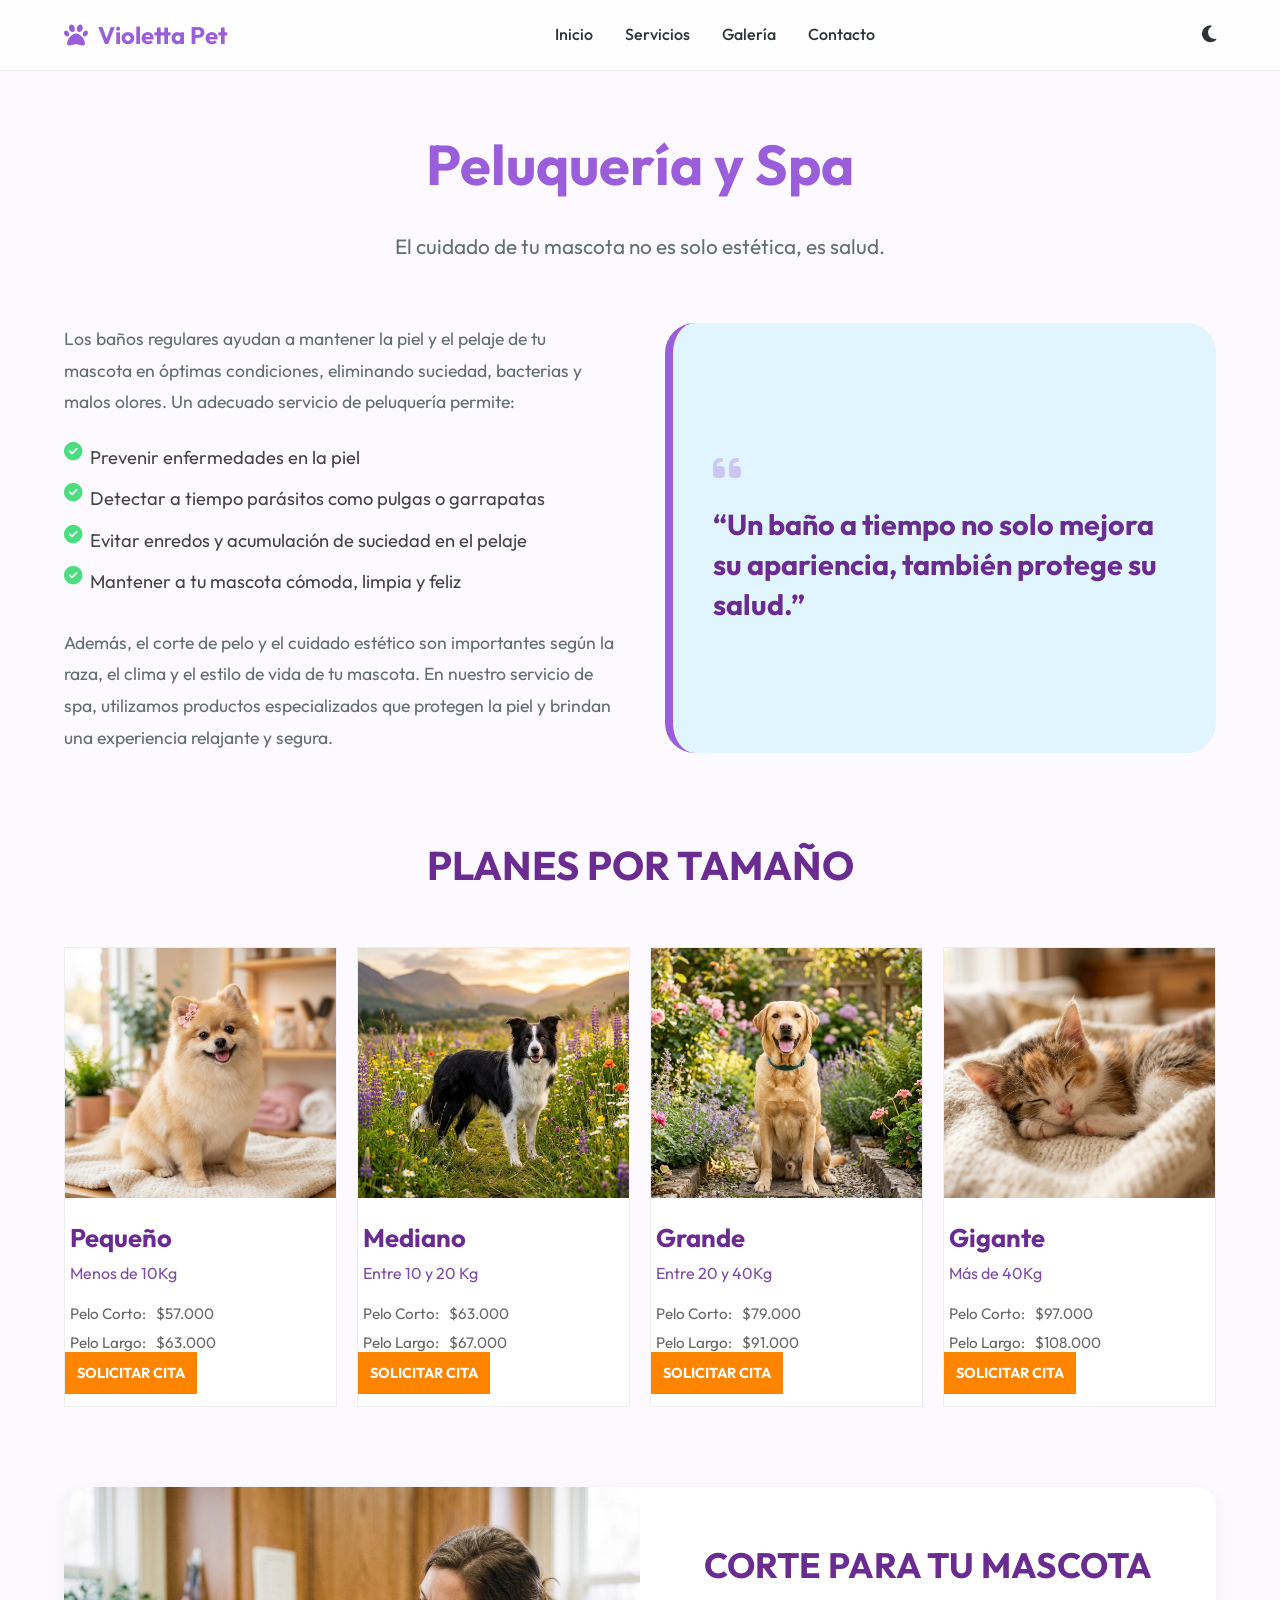
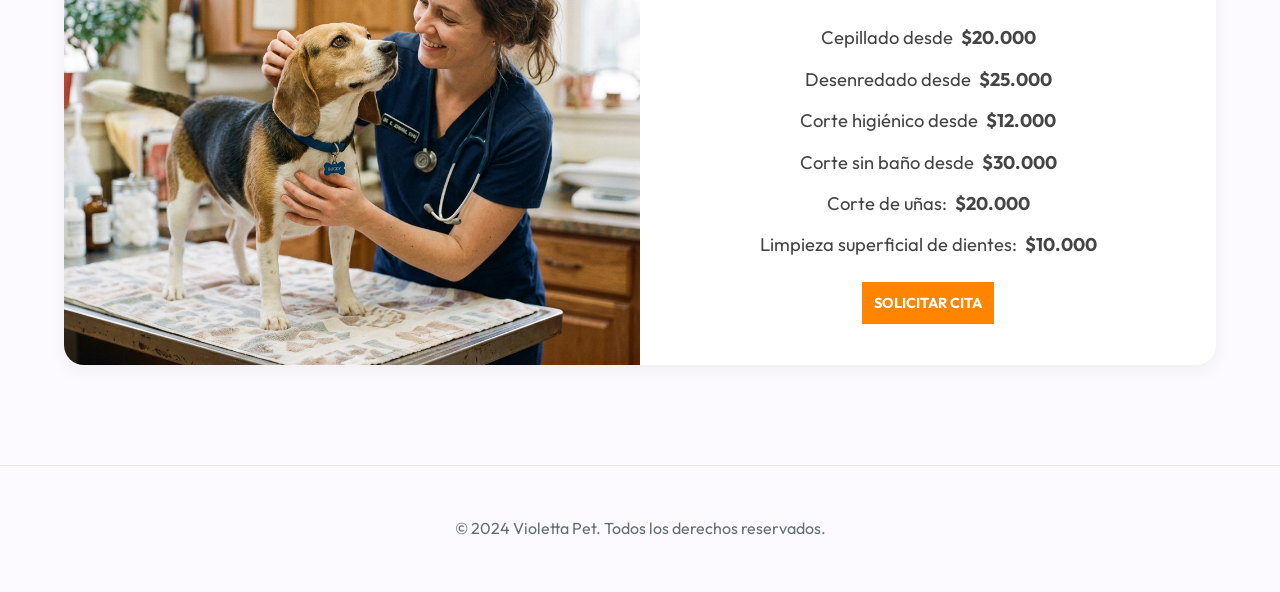
<file: peluqueria-spa.html>
<!DOCTYPE html>
<html lang="es">

<head>
    <meta charset="UTF-8">
    <meta name="viewport" content="width=device-width, initial-scale=1.0">
    <title>Peluquería & Spa | Violetta Pet</title>
    <!-- Google Fonts -->
    <link rel="preconnect" href="https://fonts.googleapis.com">
    <link rel="preconnect" href="https://fonts.gstatic.com" crossorigin>
    <link href="https://fonts.googleapis.com/css2?family=Outfit:wght@300;400;500;700&display=swap" rel="stylesheet">
    <!-- Font Awesome -->
    <link rel="stylesheet" href="https://cdnjs.cloudflare.com/ajax/libs/font-awesome/6.4.0/css/all.min.css">
    <link rel="stylesheet" href="estilos.css">
    <style>
        :root {
            --violetta-purple: #6a2c91;
            --violetta-orange: #ff8500;
        }

        .service-header {
            text-align: center;
            margin-bottom: 60px;
        }

        .service-header h1 {
            font-size: 3.5rem;
            margin-bottom: 20px;
            color: var(--primary);
        }

        .service-detail {
            padding: 120px 5% 60px;
            max-width: 1300px;
            margin: 0 auto;
        }

        .section-title {
            text-align: center;
            font-size: 2.5rem;
            color: var(--violetta-purple);
            font-weight: 700;
            margin-bottom: 50px;
            text-transform: uppercase;
        }

        /* Group Pricing Section */
        .pricing-section {
            display: grid;
            grid-template-columns: repeat(4, 1fr);
            gap: 20px;
            margin-bottom: 80px;
        }

        .pricing-card {
            background: white;
            border: 1px solid #eee;
            border-radius: 0;
            /* Match the more 'square' post look */
            overflow: hidden;
            display: flex;
            flex-direction: column;
            text-align: left;
        }

        .pricing-card:hover {
            box-shadow: 0 10px 25px rgba(0, 0, 0, 0.08);
        }

        .pricing-card img {
            width: 100%;
            height: 250px;
            object-fit: cover;
        }

        .pricing-content {
            padding: 20px 0;
            /* Padding only top/bottom if we want edge-to-edge look like a post */
        }

        .pricing-content h3 {
            color: var(--violetta-purple);
            font-size: 1.6rem;
            margin-bottom: 2px;
            padding: 0 5px;
        }

        .pricing-content .weight {
            color: #7d4ba7;
            font-size: 1rem;
            margin-bottom: 15px;
            padding: 0 5px;
        }

        .price-item {
            display: flex;
            gap: 10px;
            margin-bottom: 5px;
            padding: 0 5px;
            color: #666;
            font-size: 0.95rem;
        }

        .btn-solicitar {
            background-color: var(--violetta-orange);
            color: white;
            text-align: center;
            padding: 12px;
            text-decoration: none;
            font-weight: 700;
            text-transform: uppercase;
            border-radius: 0;
            margin-top: 15px;
            font-size: 0.9rem;
        }

        .btn-solicitar:hover {
            background-color: #e67700;
        }

        /* horizontal detail section */
        .corte-section {
            background: white;
            border-radius: 20px;
            box-shadow: 0 5px 20px rgba(0, 0, 0, 0.05);
            display: grid;
            grid-template-columns: 1fr 1fr;
            overflow: hidden;
            align-items: center;
            margin-top: 60px;
            margin-bottom: 40px;
        }

        .corte-image {
            height: 100%;
            min-height: 400px;
            background-size: cover;
            background-position: center;
        }

        .corte-content {
            padding: 50px;
            text-align: center;
        }

        .corte-content h2 {
            color: var(--violetta-purple);
            font-size: 2.2rem;
            margin-bottom: 30px;
            text-transform: uppercase;
        }

        .corte-list {
            list-style: none;
            margin-bottom: 30px;
        }

        .corte-list li {
            margin-bottom: 12px;
            font-size: 1.15rem;
            color: #444;
            display: flex;
            justify-content: center;
            gap: 8px;
        }

        .corte-list span {
            color: #777;
        }

        .corte-content .btn-solicitar {
            max-width: 400px;
            margin: 0 auto;
        }

        @media (max-width: 900px) {
            .pricing-section {
                grid-template-columns: 1fr;
            }

            .corte-section {
                grid-template-columns: 1fr;
            }

            .corte-image {
                height: 300px;
            }
        }
    </style>
</head>

<body data-theme="light">

    <header>
        <a href="index.html" class="logo">
            <i class="fas fa-paw"></i>
            Violetta Pet
        </a>
        <nav id="nav-menu">
            <ul>
                <li><a href="index.html#inicio">Inicio</a></li>
                <li><a href="index.html#servicios">Servicios</a></li>
                <li><a href="index.html#galeria">Galería</a></li>
                <li><a href="index.html#contacto">Contacto</a></li>
            </ul>
        </nav>
        <div class="nav-actions">
            <button class="theme-toggle" id="theme-btn">
                <i class="fas fa-moon"></i>
            </button>
            <button class="nav-toggle" id="menu-btn">
                <i class="fas fa-bars"></i>
            </button>
        </div>
    </header>

    <main class="service-detail">

        <!-- New: Intro Section -->
        <section class="intro-section" style="margin-bottom: 80px;">
            <div class="service-header">
                <h1>Peluquería y Spa</h1>
                <p style="font-size: 1.3rem; color: var(--text-muted);">El cuidado de tu mascota no es solo estética, es
                    salud.</p>
            </div>

            <div class="responsive-grid" style="margin-top: 40px;">
                <div class="intro-text">
                    <p style="font-size: 1.1rem; color: var(--text-muted); margin-bottom: 25px; line-height: 1.8;">
                        Los baños regulares ayudan a mantener la piel y el pelaje de tu mascota en óptimas condiciones,
                        eliminando suciedad, bacterias y malos olores. Un adecuado servicio de peluquería permite:
                    </p>
                    <ul class="corte-list" style="text-align: left; margin-bottom: 30px;">
                        <li style="justify-content: flex-start;"><i class="fas fa-check-circle"
                                style="color: var(--secondary);"></i> Prevenir enfermedades en la piel</li>
                        <li style="justify-content: flex-start;"><i class="fas fa-check-circle"
                                style="color: var(--secondary);"></i> Detectar a tiempo parásitos como pulgas o
                            garrapatas</li>
                        <li style="justify-content: flex-start;"><i class="fas fa-check-circle"
                                style="color: var(--secondary);"></i> Evitar enredos y acumulación de suciedad en el
                            pelaje</li>
                        <li style="justify-content: flex-start;"><i class="fas fa-check-circle"
                                style="color: var(--secondary);"></i> Mantener a tu mascota cómoda, limpia y feliz</li>
                    </ul>
                    <p style="font-size: 1.1rem; color: var(--text-muted); line-height: 1.8;">
                        Además, el corte de pelo y el cuidado estético son importantes según la raza, el clima y el
                        estilo de vida de tu mascota. En nuestro servicio de spa, utilizamos productos especializados
                        que protegen la piel y brindan una experiencia relajante y segura.
                    </p>
                </div>
                <div
                    style="background: #e1f5fe; padding: 40px; border-radius: 30px; border-left: 8px solid var(--primary); display: flex; flex-direction: column; justify-content: center; height: 100%;">
                    <i class="fas fa-quote-left"
                        style="font-size: 2rem; color: var(--primary); opacity: 0.3; margin-bottom: 20px;"></i>
                    <h3 style="font-size: 1.8rem; color: var(--violetta-purple); line-height: 1.4;">“Un baño a tiempo no
                        solo mejora su apariencia, también protege su salud.”</h3>
                </div>
            </div>
        </section>

        <!-- Section 1: Pricing by Size (Moved below intro) -->
        <h2 class="section-title">Planes por Tamaño</h2>
        <div class="pricing-section">
            <!-- Pequeño -->
            <div class="pricing-card">
                <img src="imagenes/dog-pequeno.png" alt="Perro Pequeño">
                <div class="pricing-content">
                    <h3>Pequeño</h3>
                    <p class="weight">Menos de 10Kg</p>
                    <div class="price-item"><span>Pelo Corto:</span> $57.000</div>
                    <div class="price-item"><span>Pelo Largo:</span> $63.000</div>
                    <a href="https://wa.me/YOUR_NUMBER" class="btn-solicitar">Solicitar Cita</a>
                </div>
            </div>

            <!-- Mediano -->
            <div class="pricing-card">
                <img src="imagenes/dog-mediano.png" alt="Perro Mediano">
                <div class="pricing-content">
                    <h3>Mediano</h3>
                    <p class="weight">Entre 10 y 20 Kg</p>
                    <div class="price-item"><span>Pelo Corto:</span> $63.000</div>
                    <div class="price-item"><span>Pelo Largo:</span> $67.000</div>
                    <a href="https://wa.me/YOUR_NUMBER" class="btn-solicitar">Solicitar Cita</a>
                </div>
            </div>

            <!-- Grande -->
            <div class="pricing-card">
                <img src="imagenes/dog-grande.png" alt="Perro Grande">
                <div class="pricing-content">
                    <h3>Grande</h3>
                    <p class="weight">Entre 20 y 40Kg</p>
                    <div class="price-item"><span>Pelo Corto:</span> $79.000</div>
                    <div class="price-item"><span>Pelo Largo:</span> $91.000</div>
                    <a href="https://wa.me/YOUR_NUMBER" class="btn-solicitar">Solicitar Cita</a>
                </div>
            </div>

            <!-- Gigante -->
            <div class="pricing-card">
                <img src="imagenes/pet4.png" alt="Perro Gigante">
                <div class="pricing-content">
                    <h3>Gigante</h3>
                    <p class="weight">Más de 40Kg</p>
                    <div class="price-item"><span>Pelo Corto:</span> $97.000</div>
                    <div class="price-item"><span>Pelo Largo:</span> $108.000</div>
                    <a href="https://wa.me/YOUR_NUMBER" class="btn-solicitar">Solicitar Cita</a>
                </div>
            </div>
        </div>

        <!-- Section 2: Corte para tu mascota (Horizontal) -->
        <div class="corte-section">
            <div class="corte-image" style="background-image: url('imagenes/pet3.png');"></div>
            <div class="corte-content">
                <h2>Corte para tu mascota</h2>
                <ul class="corte-list">
                    <li>Cepillado desde <strong>$20.000</strong></li>
                    <li>Desenredado desde <strong>$25.000</strong></li>
                    <li>Corte higiénico desde <strong>$12.000</strong></li>
                    <li>Corte sin baño desde <strong>$30.000</strong></li>
                    <li>Corte de uñas: <strong>$20.000</strong></li>
                    <li>Limpieza superficial de dientes: <strong>$10.000</strong></li>
                </ul>
                <a href="https://wa.me/YOUR_NUMBER" class="btn-solicitar">Solicitar Cita</a>
            </div>
        </div>

    </main>

    <footer
        style="padding: 50px 5%; border-top: 1px solid var(--border); text-align: center; color: var(--text-muted);">
        <p>&copy; 2024 Violetta Pet. Todos los derechos reservados.</p>
    </footer>

    <script>
        const themeBtn = document.getElementById('theme-btn');
        const body = document.body;
        const icon = themeBtn.querySelector('i');

        themeBtn.addEventListener('click', () => {
            const isDark = body.getAttribute('data-theme') === 'dark';
            body.setAttribute('data-theme', isDark ? 'light' : 'dark');
            icon.className = isDark ? 'fas fa-moon' : 'fas fa-sun';
            localStorage.setItem('theme', isDark ? 'light' : 'dark');
        });

        const savedTheme = localStorage.getItem('theme');
        if (savedTheme) {
            body.setAttribute('data-theme', savedTheme);
            icon.className = savedTheme === 'dark' ? 'fas fa-sun' : 'fas fa-moon';
        }

        // Mobile Menu Toggle
        const menuBtn = document.getElementById('menu-btn');
        const navMenu = document.getElementById('nav-menu');

        if (menuBtn && navMenu) {
            menuBtn.addEventListener('click', () => {
                navMenu.classList.toggle('active');
                const menuIcon = menuBtn.querySelector('i');
                menuIcon.classList.toggle('fa-bars');
                menuIcon.classList.toggle('fa-times');
            });

            document.querySelectorAll('nav a').forEach(link => {
                link.addEventListener('click', () => {
                    navMenu.classList.remove('active');
                    menuBtn.querySelector('i').className = 'fas fa-bars';
                });
            });
        }
    </script>
</body>

</html>
</file>
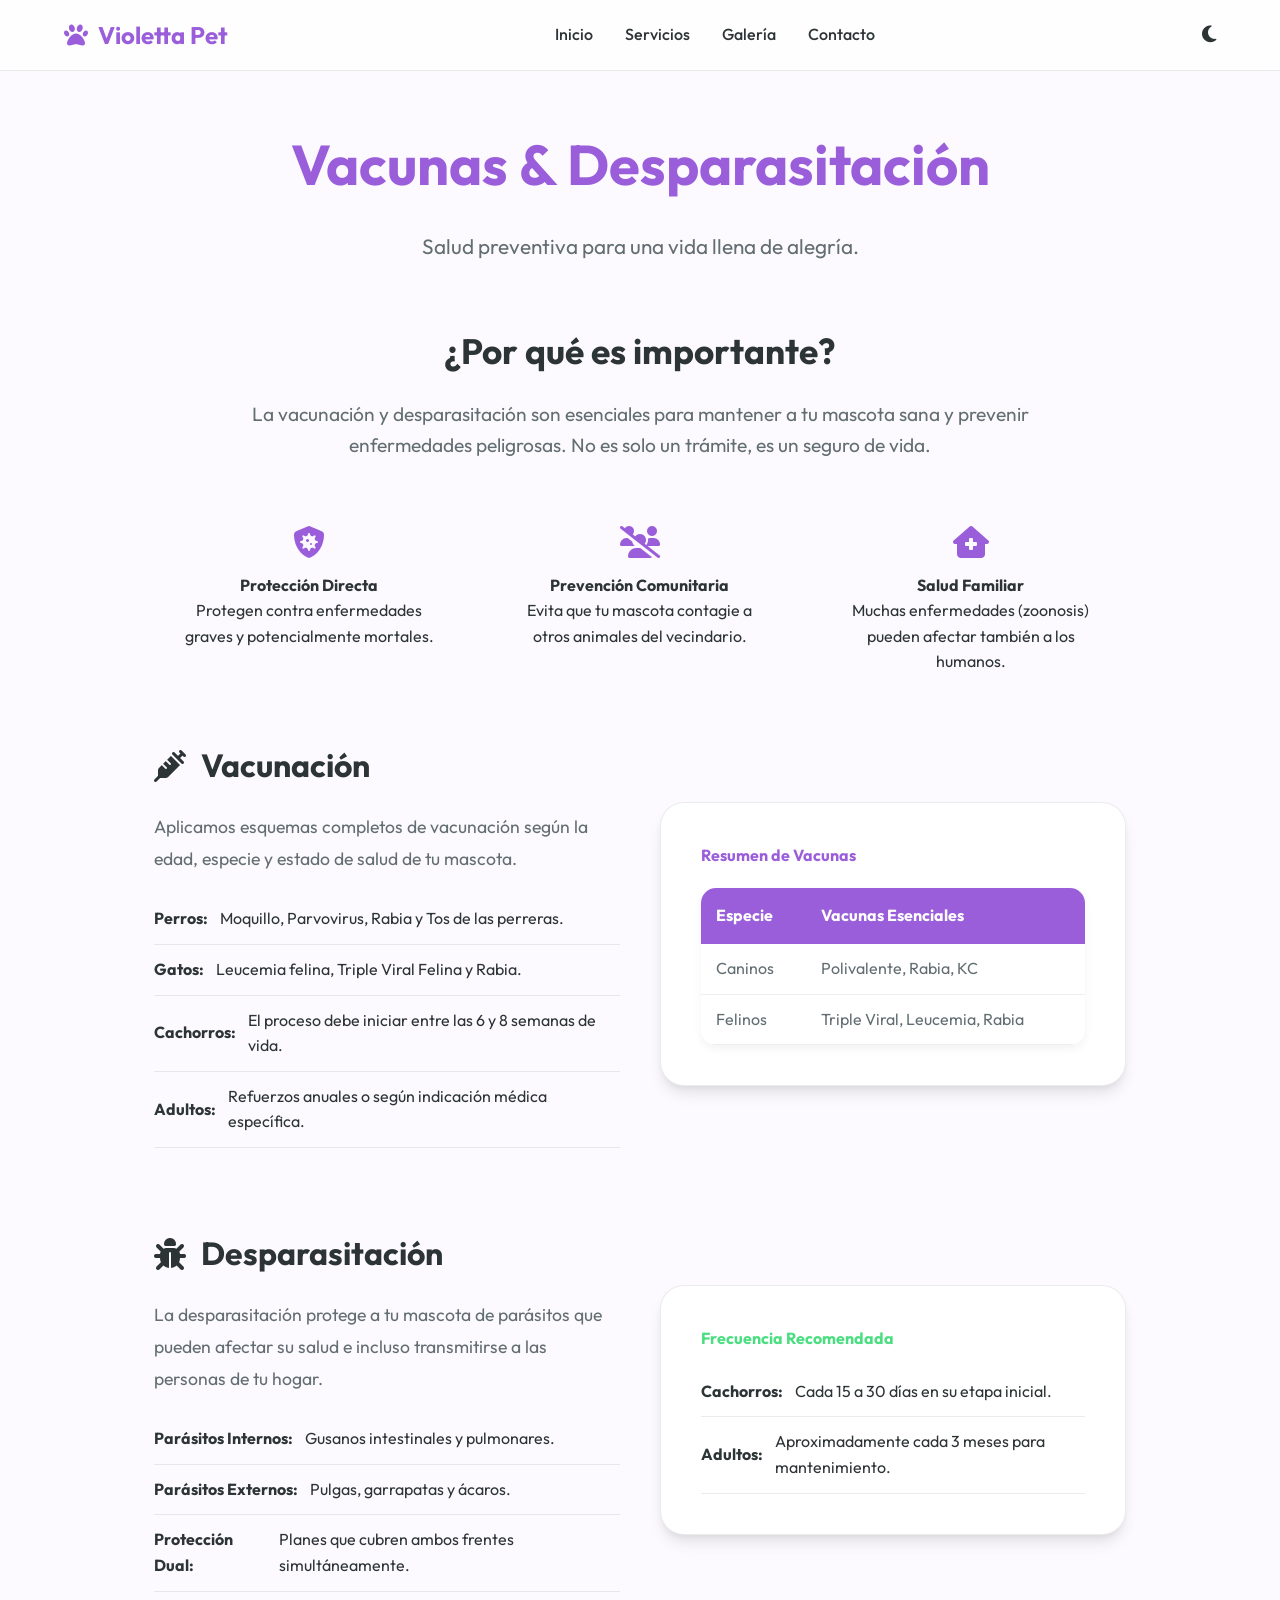
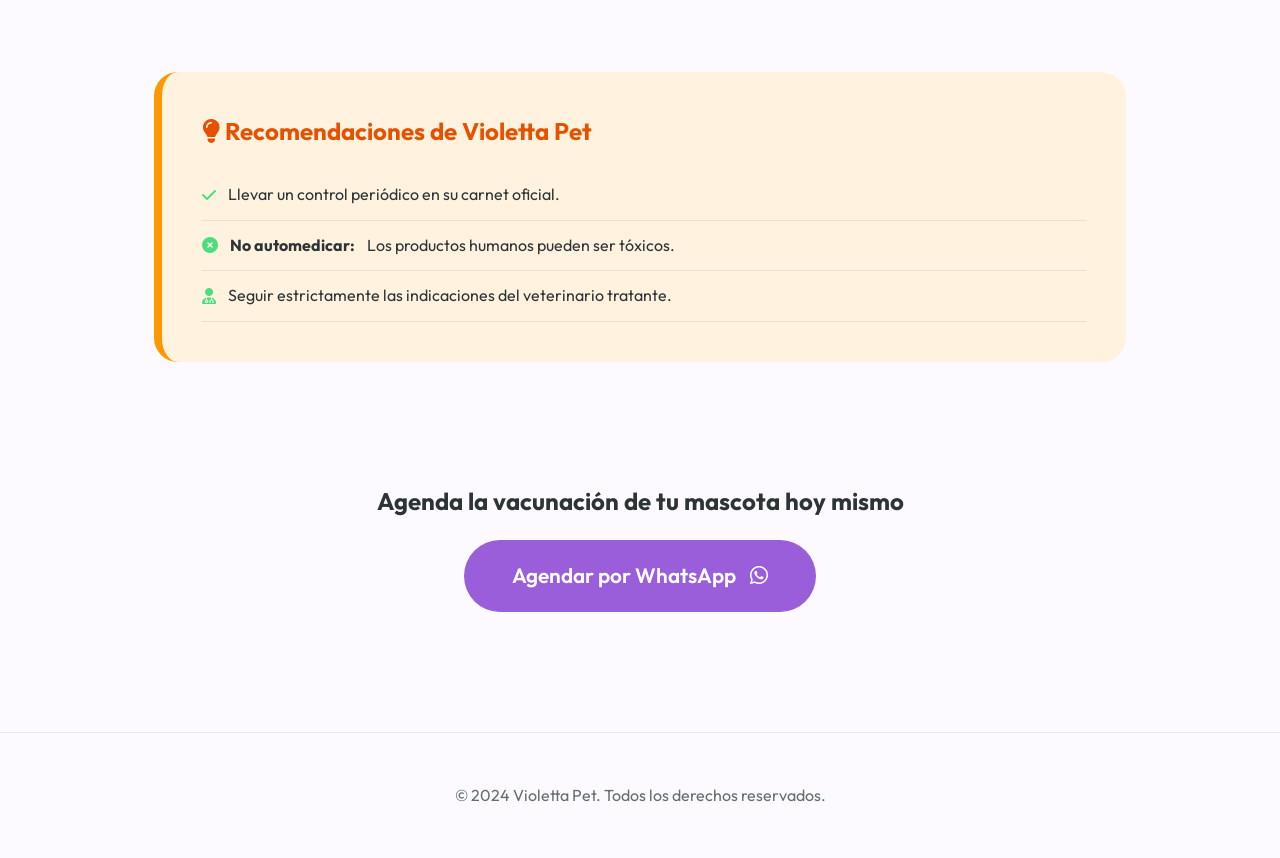
<file: vacunas-desparasitacion.html>
<!DOCTYPE html>
<html lang="es">

<head>
    <meta charset="UTF-8">
    <meta name="viewport" content="width=device-width, initial-scale=1.0">
    <title>Vacunas & Desparasitación | Violetta Pet</title>
    <!-- Google Fonts -->
    <link rel="preconnect" href="https://fonts.googleapis.com">
    <link rel="preconnect" href="https://fonts.gstatic.com" crossorigin>
    <link href="https://fonts.googleapis.com/css2?family=Outfit:wght@300;400;500;700&display=swap" rel="stylesheet">
    <!-- Font Awesome -->
    <link rel="stylesheet" href="https://cdnjs.cloudflare.com/ajax/libs/font-awesome/6.4.0/css/all.min.css">
    <link rel="stylesheet" href="estilos.css">
    <style>
        .service-header {
            text-align: center;
            margin-bottom: 60px;
        }

        .service-header h1 {
            font-size: 3.5rem;
            margin-bottom: 20px;
            color: var(--primary);
        }

        .service-detail {
            padding: 120px 5% 60px;
            max-width: 1100px;
            margin: 0 auto;
        }

        .hero-mini {
            text-align: center;
            padding: 60px 0;
            background: linear-gradient(135deg, rgba(155, 94, 219, 0.1), rgba(74, 222, 128, 0.1));
            border-radius: 30px;
            margin-bottom: 60px;
        }

        .hero-mini h1 {
            font-size: 3rem;
            color: var(--primary);
            margin-bottom: 15px;
        }

        .content-block {
            margin-bottom: 80px;
            display: grid;
            grid-template-columns: 1fr 1fr;
            gap: 40px;
            align-items: center;
        }

        .content-text h2 {
            font-size: 2rem;
            color: var(--text-main);
            margin-bottom: 20px;
            display: flex;
            align-items: center;
            gap: 15px;
        }

        .content-text p {
            font-size: 1.1rem;
            color: var(--text-muted);
            line-height: 1.8;
            margin-bottom: 20px;
        }

        .feature-list {
            list-style: none;
        }

        .feature-list li {
            padding: 12px 0;
            border-bottom: 1px solid var(--border);
            display: flex;
            align-items: center;
            gap: 12px;
            color: var(--text-main);
        }

        .feature-list i {
            color: var(--secondary);
        }

        .info-card {
            background: var(--bg-card);
            padding: 40px;
            border-radius: 24px;
            border: 1px solid var(--border);
            box-shadow: var(--shadow);
        }

        .importance-grid {
            display: grid;
            grid-template-columns: repeat(auto-fit, minmax(250px, 1fr));
            gap: 20px;
            margin: 40px 0;
        }

        .importance-item {
            padding: 25px;
            background: var(--bg-main);
            border-radius: 15px;
            text-align: center;
            transition: transform 0.3s;
        }

        .importance-item:hover {
            transform: translateY(-5px);
        }

        .importance-item i {
            font-size: 2rem;
            color: var(--primary);
            margin-bottom: 15px;
        }

        /* Table Style */
        .vaccine-table {
            width: 100%;
            border-collapse: collapse;
            margin-top: 20px;
            background: white;
            border-radius: 15px;
            overflow: hidden;
            box-shadow: 0 4px 10px rgba(0, 0, 0, 0.05);
        }

        .vaccine-table th {
            background: var(--primary);
            color: white;
            padding: 15px;
            text-align: left;
        }

        .vaccine-table td {
            padding: 12px 15px;
            border-bottom: 1px solid #eee;
            color: var(--text-muted);
        }

        .recommendations {
            background: #fff3e0;
            padding: 40px;
            border-radius: 24px;
            margin: 60px 0;
            border-left: 8px solid #ff9800;
        }

        .recommendations h3 {
            color: #e65100;
            margin-bottom: 20px;
            font-size: 1.5rem;
        }

        @media (max-width: 800px) {
            .service-header h1 {
                font-size: 2.2rem;
            }

            .content-block {
                grid-template-columns: 1fr;
                text-align: center;
                gap: 30px;
            }

            .content-block:nth-child(even) {
                direction: ltr;
            }

            .content-text h2 {
                justify-content: center;
            }

            .feature-list li {
                justify-content: center;
                text-align: center;
            }

            .vaccine-table th,
            .vaccine-table td {
                text-align: center;
            }

            .section-title {
                text-align: center !important;
            }

            .importance-item {
                text-align: center;
            }
        }
    </style>
</head>

<body data-theme="light">

    <header>
        <a href="index.html" class="logo">
            <i class="fas fa-paw"></i>
            Violetta Pet
        </a>
        <nav id="nav-menu">
            <ul>
                <li><a href="index.html#inicio">Inicio</a></li>
                <li><a href="index.html#servicios">Servicios</a></li>
                <li><a href="index.html#galeria">Galería</a></li>
                <li><a href="index.html#contacto">Contacto</a></li>
            </ul>
        </nav>
        <div class="nav-actions">
            <button class="theme-toggle" id="theme-btn">
                <i class="fas fa-moon"></i>
            </button>
            <button class="nav-toggle" id="menu-btn">
                <i class="fas fa-bars"></i>
            </button>
        </div>
    </header>

    <main class="service-detail">

        <div class="service-header">
            <h1>Vacunas & Desparasitación</h1>
            <p style="font-size: 1.3rem; color: var(--text-muted);">Salud preventiva para una vida llena de alegría.</p>
        </div>

        <!-- Section: Importance -->
        <section style="text-align: center;">
            <h2 class="section-title" style="text-align: center; font-size: 2.2rem; margin-bottom: 20px;">¿Por qué es
                importante?</h2>
            <p
                style="font-size: 1.2rem; color: var(--text-muted); margin-bottom: 30px; max-width: 800px; margin-left: auto; margin-right: auto;">
                La vacunación y desparasitación son esenciales para mantener a tu mascota sana y prevenir enfermedades
                peligrosas. No es solo un trámite, es un seguro de vida.
            </p>

            <div class="importance-grid">
                <div class="importance-item">
                    <i class="fas fa-shield-virus"></i>
                    <h4>Protección Directa</h4>
                    <p>Protegen contra enfermedades graves y potencialmente mortales.</p>
                </div>
                <div class="importance-item">
                    <i class="fas fa-users-slash"></i>
                    <h4>Prevención Comunitaria</h4>
                    <p>Evita que tu mascota contagie a otros animales del vecindario.</p>
                </div>
                <div class="importance-item">
                    <i class="fas fa-house-medical"></i>
                    <h4>Salud Familiar</h4>
                    <p>Muchas enfermedades (zoonosis) pueden afectar también a los humanos.</p>
                </div>
            </div>
        </section>

        <!-- Section: Vaccination Details -->
        <div class="content-block">
            <div class="content-text">
                <h2><i class="fas fa-syringe"></i> Vacunación</h2>
                <p>Aplicamos esquemas completos de vacunación según la edad, especie y estado de salud de tu mascota.
                </p>
                <ul class="feature-list">
                    <li><strong>Perros:</strong> Moquillo, Parvovirus, Rabia y Tos de las perreras.</li>
                    <li><strong>Gatos:</strong> Leucemia felina, Triple Viral Felina y Rabia.</li>
                    <li><strong>Cachorros:</strong> El proceso debe iniciar entre las 6 y 8 semanas de vida.</li>
                    <li><strong>Adultos:</strong> Refuerzos anuales o según indicación médica específica.</li>
                </ul>
            </div>
            <div class="info-card">
                <h4 style="margin-bottom: 15px; color: var(--primary);">Resumen de Vacunas</h4>
                <table class="vaccine-table">
                    <tr>
                        <th>Especie</th>
                        <th>Vacunas Esenciales</th>
                    </tr>
                    <tr>
                        <td>Caninos</td>
                        <td>Polivalente, Rabia, KC</td>
                    </tr>
                    <tr>
                        <td>Felinos</td>
                        <td>Triple Viral, Leucemia, Rabia</td>
                    </tr>
                </table>
            </div>
        </div>

        <!-- Section: Deworming Details -->
        <div class="content-block">
            <div class="info-card" style="order: 2;">
                <h4 style="margin-bottom: 15px; color: var(--secondary);">Frecuencia Recomendada</h4>
                <ul class="feature-list">
                    <li><strong>Cachorros:</strong> Cada 15 a 30 días en su etapa inicial.</li>
                    <li><strong>Adultos:</strong> Aproximadamente cada 3 meses para mantenimiento.</li>
                </ul>
            </div>
            <div class="content-text" style="order: 1;">
                <h2><i class="fas fa-bug"></i> Desparasitación</h2>
                <p>La desparasitación protege a tu mascota de parásitos que pueden afectar su salud e incluso
                    transmitirse a las personas de tu hogar.</p>
                <ul class="feature-list">
                    <li><strong>Parásitos Internos:</strong> Gusanos intestinales y pulmonares.</li>
                    <li><strong>Parásitos Externos:</strong> Pulgas, garrapatas y ácaros.</li>
                    <li><strong>Protección Dual:</strong> Planes que cubren ambos frentes simultáneamente.</li>
                </ul>
            </div>
        </div>

        <!-- Section: Recommendations -->
        <div class="recommendations">
            <h3><i class="fas fa-lightbulb"></i> Recomendaciones de Violetta Pet</h3>
            <ul class="feature-list" style="border:none;">
                <li><i class="fas fa-check"></i> Llevar un control periódico en su carnet oficial.</li>
                <li><i class="fas fa-times-circle"></i> <strong>No automedicar:</strong> Los productos humanos pueden
                    ser tóxicos.</li>
                <li><i class="fas fa-user-doctor"></i> Seguir estrictamente las indicaciones del veterinario tratante.
                </li>
            </ul>
        </div>

        <!-- Final CTA -->
        <div style="text-align: center; padding: 60px 0;">
            <h2 style="margin-bottom: 20px;">Agenda la vacunación de tu mascota hoy mismo</h2>
            <a href="https://wa.me/YOUR_NUMBER" class="btn btn-primary"
                style="font-size: 1.3rem; padding: 1.2rem 3rem;">
                Agendar por WhatsApp <i class="fab fa-whatsapp" style="margin-left: 10px;"></i>
            </a>
        </div>

    </main>

    <footer
        style="padding: 50px 5%; border-top: 1px solid var(--border); text-align: center; color: var(--text-muted);">
        <p>&copy; 2024 Violetta Pet. Todos los derechos reservados.</p>
    </footer>

    <script>
        const themeBtn = document.getElementById('theme-btn');
        const body = document.body;
        const icon = themeBtn.querySelector('i');

        themeBtn.addEventListener('click', () => {
            const isDark = body.getAttribute('data-theme') === 'dark';
            body.setAttribute('data-theme', isDark ? 'light' : 'dark');
            icon.className = isDark ? 'fas fa-moon' : 'fas fa-sun';
            localStorage.setItem('theme', isDark ? 'light' : 'dark');
        });

        const savedTheme = localStorage.getItem('theme');
        if (savedTheme) {
            body.setAttribute('data-theme', savedTheme);
            icon.className = savedTheme === 'dark' ? 'fas fa-sun' : 'fas fa-moon';
        }

        // Mobile Menu Toggle
        const menuBtn = document.getElementById('menu-btn');
        const navMenu = document.getElementById('nav-menu');

        if (menuBtn && navMenu) {
            menuBtn.addEventListener('click', () => {
                navMenu.classList.toggle('active');
                const menuIcon = menuBtn.querySelector('i');
                menuIcon.classList.toggle('fa-bars');
                menuIcon.classList.toggle('fa-times');
            });

            document.querySelectorAll('nav a').forEach(link => {
                link.addEventListener('click', () => {
                    navMenu.classList.remove('active');
                    menuBtn.querySelector('i').className = 'fas fa-bars';
                });
            });
        }
    </script>
</body>

</html>
</file>
<file: estilos.css>
/* Design System for Violetta Pet */
:root {
    /* Colors - Light Mode */
    --primary: #9b5edb;
    --primary-hover: #824ac0;
    --secondary: #4ade80;
    --accent: #f472b6;
    --bg-main: #fcfaff;
    --bg-card: #ffffff;
    --text-main: #2d3436;
    --text-muted: #636e72;
    --border: rgba(0, 0, 0, 0.08);
    --glass: rgba(255, 255, 255, 0.7);
    --shadow: 0 10px 15px -3px rgba(0, 0, 0, 0.1), 0 4px 6px -2px rgba(0, 0, 0, 0.05);

    /* Transition */
    --transition: all 0.3s ease;
}

[data-theme="dark"] {
    --bg-main: #0f172a;
    --bg-card: #1e293b;
    --text-main: #f8fafc;
    --text-muted: #94a3b8;
    --border: rgba(255, 255, 255, 0.1);
    --glass: rgba(30, 41, 59, 0.7);
    --shadow: 0 10px 15px -3px rgba(0, 0, 0, 0.3);
}

* {
    margin: 0;
    padding: 0;
    box-sizing: border-box;
}

body {
    font-family: 'Outfit', sans-serif;
    background-color: var(--bg-main);
    color: var(--text-main);
    line-height: 1.6;
    transition: var(--transition);
    overflow-x: hidden;
}

/* Header & Nav */
header {
    background: var(--glass);
    backdrop-filter: blur(10px);
    border-bottom: 1px solid var(--border);
    padding: 1rem 5%;
    display: flex;
    justify-content: space-between;
    align-items: center;
    position: fixed;
    top: 0;
    width: 100%;
    z-index: 1000;
}

.nav-actions {
    display: flex;
    align-items: center;
    gap: 1rem;
}

.nav-toggle {
    display: none;
    background: none;
    border: none;
    font-size: 1.5rem;
    color: var(--primary);
    cursor: pointer;
    padding: 5px;
}

@media (max-width: 768px) {
    .nav-toggle {
        display: block;
        order: 2;
        /* To the right of the theme toggle */
    }

    nav {
        display: none;
        position: absolute;
        top: 100%;
        left: 0;
        width: 100%;
        background: var(--bg-card);
        padding: 2rem;
        border-bottom: 1px solid var(--border);
        box-shadow: var(--shadow);
    }

    nav.active {
        display: block;
    }

    nav ul {
        flex-direction: column;
        gap: 1.5rem;
        text-align: center;
    }
}

.logo {
    font-size: 1.5rem;
    font-weight: 700;
    color: var(--primary);
    display: flex;
    align-items: center;
    gap: 10px;
    text-decoration: none;
}

nav ul {
    display: flex;
    list-style: none;
    gap: 2rem;
}

nav a {
    text-decoration: none;
    color: var(--text-main);
    font-weight: 500;
    transition: var(--transition);
}

nav a:hover {
    color: var(--primary);
}

.nav-actions {
    display: flex;
    align-items: center;
    gap: 1.5rem;
}

/* Hero Section */
.hero {
    height: 100vh;
    display: flex;
    align-items: center;
    padding: 0 5%;
    background: linear-gradient(rgba(155, 94, 219, 0.05), rgba(74, 222, 128, 0.05));
    margin-top: 60px;
}

.hero-content {
    max-width: 600px;
    z-index: 2;
}

.hero-content h1 {
    font-size: 4rem;
    line-height: 1.1;
    margin-bottom: 1.5rem;
    background: linear-gradient(to right, var(--primary), var(--accent));
    -webkit-background-clip: text;
    background-clip: text;
    color: transparent;
}

.hero-content p {
    font-size: 1.2rem;
    color: var(--text-muted);
    margin-bottom: 2.5rem;
}

.hero-image {
    position: absolute;
    right: 5%;
    width: 45%;
    border-radius: 30px;
    box-shadow: var(--shadow);
    animation: floating 6s ease-in-out infinite;
    overflow: hidden;
}

.hero-image img {
    width: 100%;
    height: auto;
    display: block;
}

@keyframes floating {

    0%,
    100% {
        transform: translateY(0);
    }

    50% {
        transform: translateY(-20px);
    }
}

/* Buttons */
.btn {
    padding: 1rem 2.5rem;
    border-radius: 50px;
    font-weight: 600;
    text-decoration: none;
    display: inline-block;
    transition: var(--transition);
    cursor: pointer;
    border: none;
}

.btn-primary {
    background-color: var(--primary);
    color: white;
}

.btn-primary:hover {
    background-color: var(--primary-hover);
    transform: translateY(-3px);
    box-shadow: 0 10px 20px rgba(155, 94, 219, 0.3);
}

/* Dark Mode Toggle */
.theme-toggle {
    background: none;
    border: none;
    cursor: pointer;
    color: var(--text-main);
    font-size: 1.2rem;
}

/* Services Section */
.services-grid {
    display: grid;
    grid-template-columns: repeat(auto-fit, minmax(280px, 1fr));
    gap: 2rem;
    padding: 2rem 0;
}

.service-card {
    background: var(--bg-card);
    padding: 3rem 2rem;
    border-radius: 24px;
    border: 1px solid var(--border);
    transition: var(--transition);
    text-align: center;
    position: relative;
    overflow: hidden;
    cursor: pointer;
    text-decoration: none;
    display: block;
}

.service-card:hover {
    transform: translateY(-10px);
    box-shadow: var(--shadow);
    border-color: var(--primary);
}

.service-card i {
    font-size: 3rem;
    color: var(--primary);
    margin-bottom: 1.5rem;
    display: block;
}

.service-card h3 {
    font-size: 1.5rem;
    margin-bottom: 1rem;
    color: var(--text-main);
}

.service-card p {
    color: var(--text-muted);
    font-size: 0.95rem;
}

.service-card::after {
    content: '';
    position: absolute;
    bottom: 0;
    left: 0;
    width: 100%;
    height: 4px;
    background: linear-gradient(to right, var(--primary), var(--accent));
    transform: scaleX(0);
    transition: var(--transition);
}

.service-card:hover::after {
    transform: scaleX(1);
}

/* Gallery Section */
.gallery-grid {
    display: grid;
    grid-template-columns: repeat(auto-fill, minmax(250px, 1fr));
    grid-auto-rows: 250px;
    gap: 1.5rem;
    padding: 2rem 0;
}

.gallery-item {
    position: relative;
    border-radius: 20px;
    overflow: hidden;
    cursor: pointer;
}

.gallery-item img {
    width: 100%;
    height: 100%;
    object-fit: cover;
    transition: var(--transition);
}

.gallery-item:hover img {
    transform: scale(1.1);
}

.gallery-overlay {
    position: absolute;
    top: 0;
    left: 0;
    width: 100%;
    height: 100%;
    background: rgba(155, 94, 219, 0.4);
    display: flex;
    justify-content: center;
    align-items: center;
    opacity: 0;
    transition: var(--transition);
}

.gallery-item:hover .gallery-overlay {
    opacity: 1;
}

.gallery-overlay i {
    color: white;
    font-size: 2rem;
}

@media (max-width: 900px) {
    .hero-content h1 {
        font-size: 3rem;
    }
}

/* Responsive Grids */
@media (max-width: 1024px) {

    .services-grid,
    .gallery-grid {
        grid-template-columns: repeat(2, 1fr);
    }
}

@media (max-width: 768px) {
    .hero {
        flex-direction: column;
        height: auto;
        min-height: 100vh;
        padding: 120px 5% 60px;
        text-align: center;
    }

    .hero-content h1 {
        font-size: 2.5rem;
    }

    .hero-image {
        display: block !important;
        position: relative;
        right: auto;
        width: 100%;
        height: auto;
        margin-top: 30px;
        box-shadow: none;
    }

    .services-grid {
        grid-template-columns: 1fr !important;
    }

    .gallery-grid {
        grid-template-columns: 1fr !important;
    }
}

/* Testimonials Section */
.testimonials-grid {
    display: grid;
    grid-template-columns: repeat(auto-fit, minmax(300px, 1fr));
    gap: 2rem;
    padding: 2rem 0;
}

.testimonial-card {
    background: var(--bg-card);
    padding: 2.5rem;
    border-radius: 24px;
    border: 1px solid var(--border);
    transition: var(--transition);
    position: relative;
    box-shadow: var(--shadow);
}

.testimonial-card:hover {
    transform: translateY(-5px);
    border-color: var(--primary);
}

.testimonial-card i.quote-icon {
    font-size: 2.5rem;
    color: var(--primary);
    opacity: 0.8;
    position: absolute;
    top: 1.5rem;
    right: 2rem;
}

.stars {
    color: #ffb800;
    margin-bottom: 1rem;
    font-size: 0.9rem;
}

.testimonial-text {
    font-style: italic;
    color: var(--text-main);
    margin-bottom: 1.5rem;
    position: relative;
    z-index: 1;
}

.testimonial-author {
    display: flex;
    align-items: center;
    gap: 1rem;
}

.author-info h4 {
    font-size: 1.1rem;
    margin: 0;
    color: var(--text-main);
}

.author-info p {
    font-size: 0.85rem;
    color: var(--text-muted);
    margin: 0;
}

@media (max-width: 768px) {
    .testimonials-grid {
        grid-template-columns: 1fr !important;
    }
}

/* Swiper Custom Pagination */
.swiper-pagination-bullet-active {
    background: var(--primary) !important;
}

.swiper-pagination-bullet {
    width: 12px;
    height: 12px;
    opacity: 0.3;
}

.swiper-pagination-bullet-active {
    opacity: 1;
}

/* Responsive Content Grids */
.responsive-grid {
    display: grid;
    grid-template-columns: 1fr 1fr;
    gap: 50px;
    align-items: start;
}

@media (max-width: 900px) {
    .responsive-grid {
        grid-template-columns: 1fr;
        gap: 30px;
    }
}
</file>
